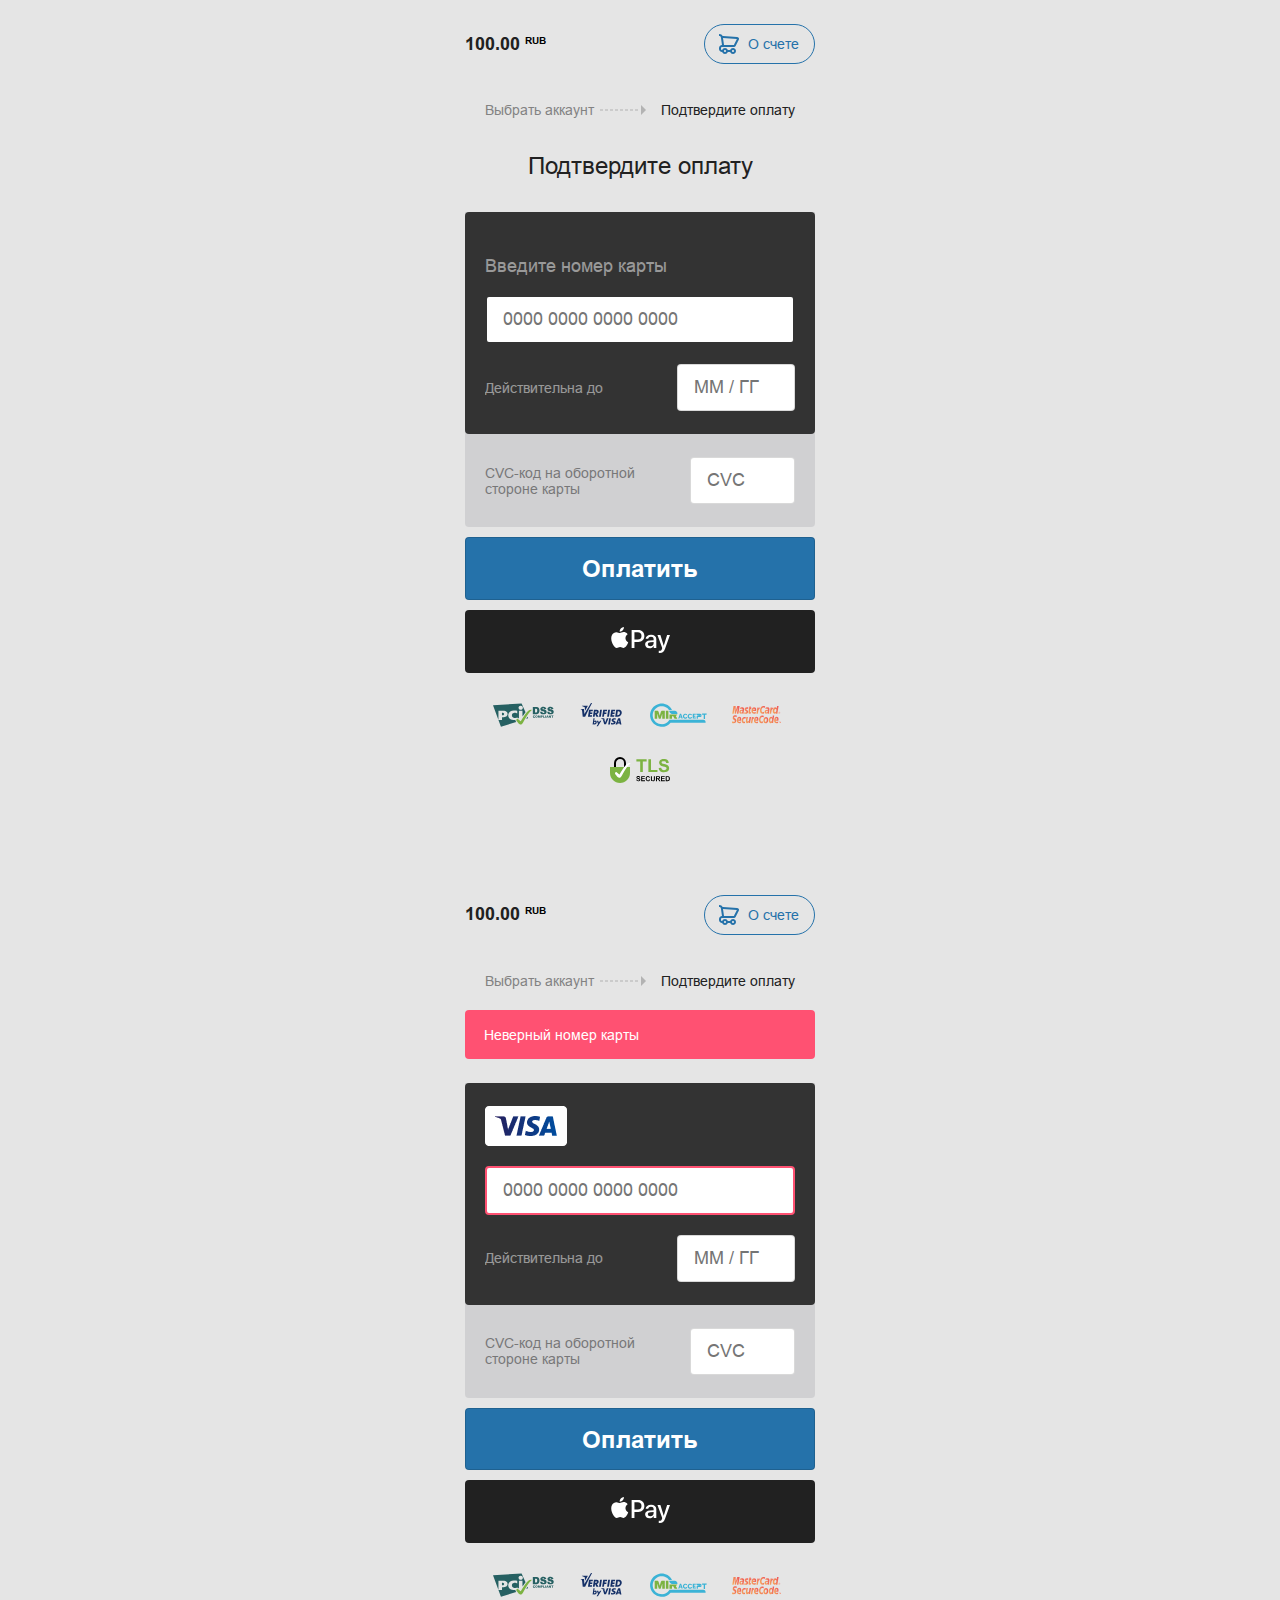
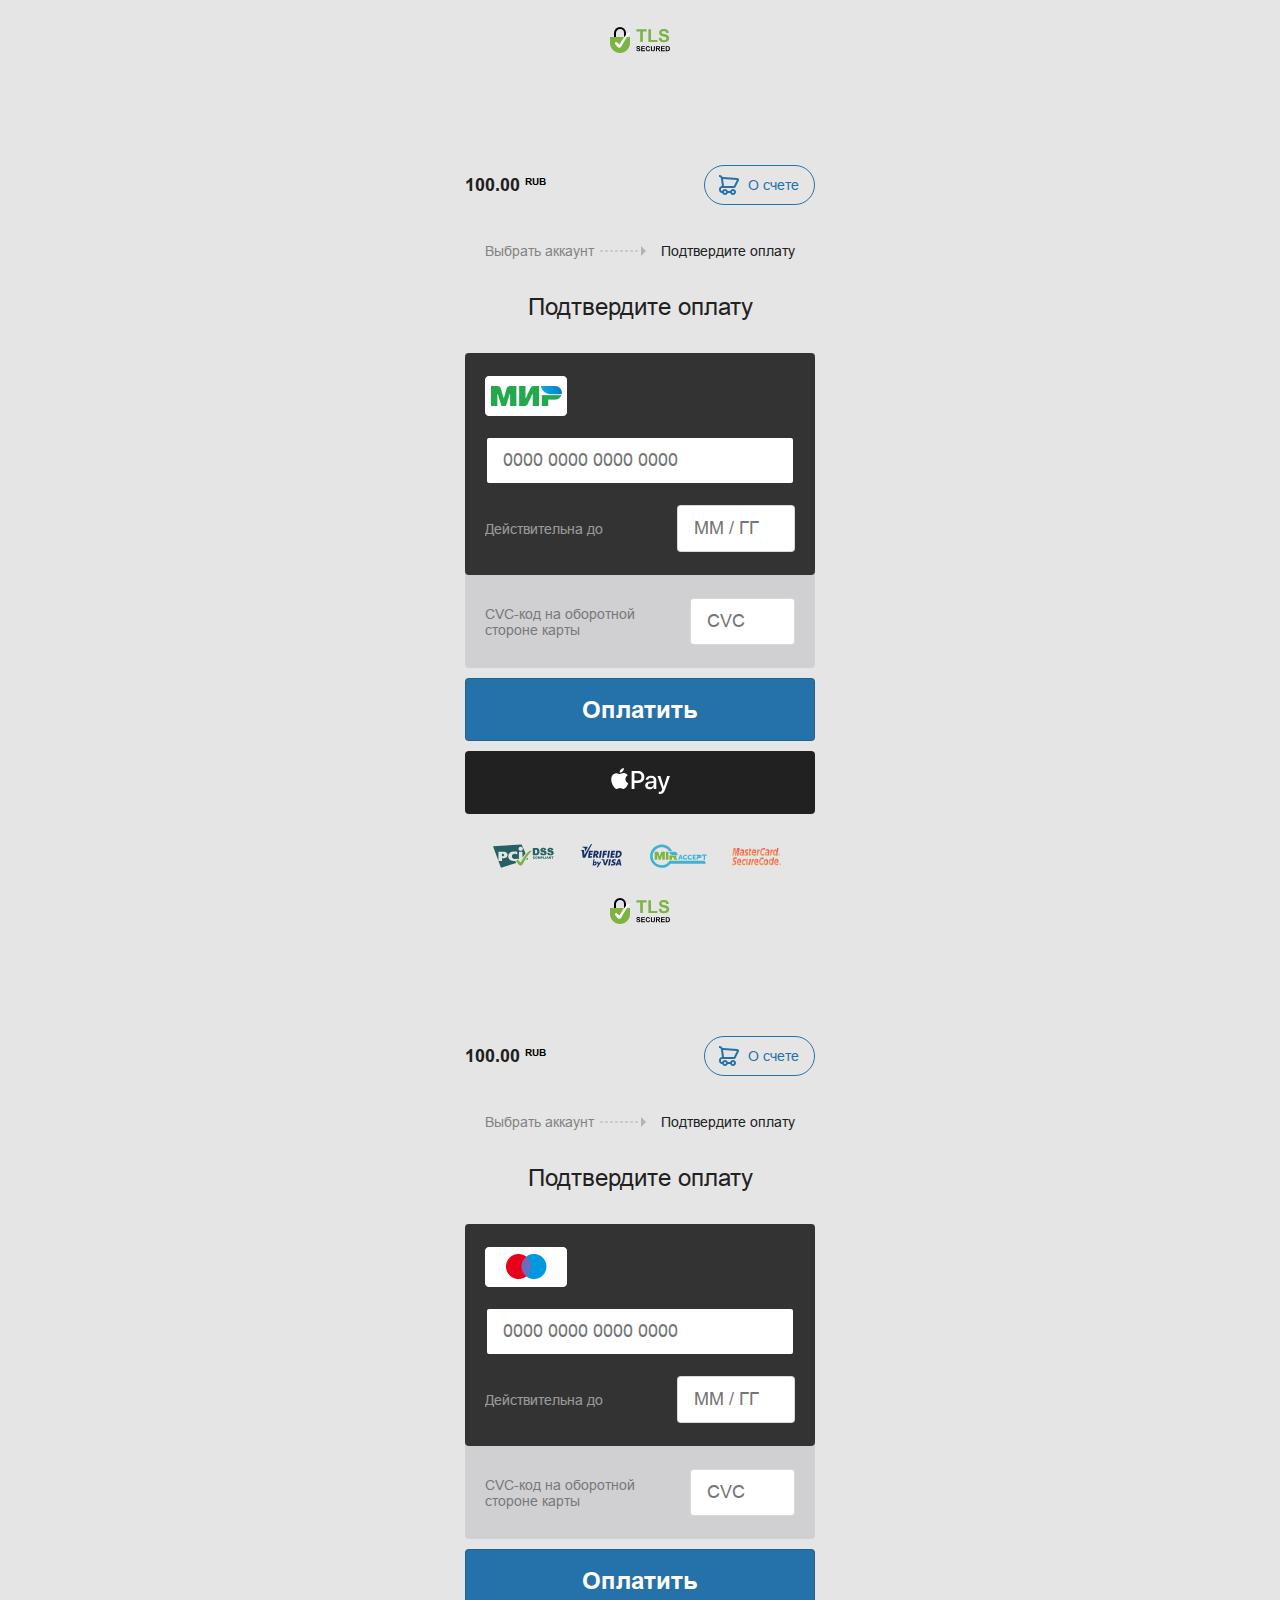
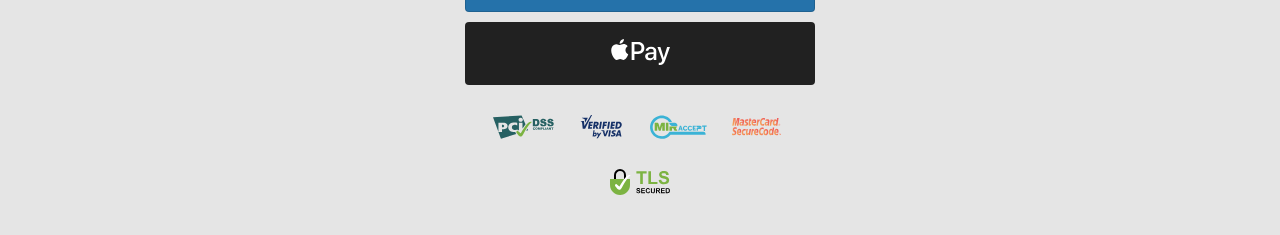
<file: index.html>
<!DOCTYPE html>
<html lang="en">
<head>
	<meta charset="UTF-8">
	<meta name="viewport" content="width=device-width, initial-scale=1.0">
	<link rel="preload" href="css/fonts.css" as="style">
	<link rel="stylesheet" href="css/fonts.css" as="style">
	<link rel="stylesheet" href="css/normalize.css">
	<link rel="stylesheet" href="css/main.css">
	<title>Vega Payment System</title>
</head>
<body>
	<div class="pay-container">
		<div class="price">
			<div class="price__cost">100.00 <span class="price__cost-valut">RUB</span></div>
			<a href="#" class="price__btn">О счете</a>
		</div>
		<div class="pay-preview">
			<span class="pay-preview__account">Выбрать аккаунт</span>
			<span class="pay-preview__payment">Подтвердите оплату</span>
		</div>
		<div class="pay__height-50">
			<div class="pay-title">Подтвердите оплату</div>
		</div>

		<form action="" class="pay-form">
			<div class="gray">
				<div class="pay-form--black">
					<div class="pay__height-40">
						<label class="pay__card-number" for="">Введите номер карты</label>
					</div>
					<input class="pay__card-number" type="text" placeholder="0000 0000 0000 0000"><br>
					<div  class="pay__flex">
						<label class="pay__card-data" for="">Действительна до</label>
						<input class="pay__card-data" type="text" placeholder="ММ / ГГ">
					</div>										
				</div>
				<div class="pay-form--gray">
					<div  class="pay__flex">
						<label class="pay__card-cvc" for="">CVC-код на оборотной<br> стороне карты</label>
						<input class="pay__card-cvc" type="password" placeholder="CVC">
					</div>
			</div>								
			</div>
			<input class="pay-form__submit" type="submit" value="Оплатить">
		</form>
		<a href="#" class="pay-apple">
			<img src="img/apple-pay.svg" alt="">
		</a>
		<div class="pay-logo">
			<div class="pay-logo-wrapper"><img src="img/icon-dss.svg" alt=""></div>
			<div class="pay-logo-wrapper"><img src="img/icon-verified-visa.svg" alt=""></div>
			<div class="pay-logo-wrapper"><img src="img/icon-accept-mir.svg" alt=""></div>
			<div class="pay-logo-wrapper"><img src="img/icon-secure-code-master-card.svg" alt=""></div>
			<div class="pay-logo-wrapper"><img src="img/icon-tls.svg" alt=""></div>
		</div>
	</div>


	<br><br><br>
	<div class="pay-container">
		<div class="price">
			<div class="price__cost">100.00 <span class="price__cost-valut">RUB</span></div>
			<a href="#" class="price__btn">О счете</a>
		</div>
		<div class="pay-preview">
			<span class="pay-preview__account">Выбрать аккаунт</span>
			<span class="pay-preview__payment">Подтвердите оплату</span>
		</div>
		<div class="pay__height-50">
			<div class="pay-error">Неверный номер карты</div>
		</div>

		<form action="" class="pay-form">
			<div class="gray">
				<div class="pay-form--black">
					<div class="pay__height-40">
						<img src="img/icon-visa.png" alt="">
					</div>
					<input  class="pay__card-number error" type="text" placeholder="0000 0000 0000 0000"><br>
					<div  class="pay__flex">
						<label class="pay__card-data" for="">Действительна до</label>
						<input class="pay__card-data" type="text" placeholder="ММ / ГГ">
					</div>					
				</div>
				<div class="pay-form--gray">
					<div  class="pay__flex">
						<label class="pay__card-cvc" for="">CVC-код на оборотной<br> стороне карты</label>
						<input class="pay__card-cvc" type="password" placeholder="CVC">
					</div>
			</div>				
			</div>
			<input class="pay-form__submit" type="submit" value="Оплатить">
		</form>
		<a href="#" class="pay-apple">
			<img src="img/apple-pay.svg" alt="">
		</a>
		<div class="pay-logo">
			<div class="pay-logo-wrapper"><img src="img/icon-dss.svg" alt=""></div>
			<div class="pay-logo-wrapper"><img src="img/icon-verified-visa.svg" alt=""></div>
			<div class="pay-logo-wrapper"><img src="img/icon-accept-mir.svg" alt=""></div>
			<div class="pay-logo-wrapper"><img src="img/icon-secure-code-master-card.svg" alt=""></div>
			<div class="pay-logo-wrapper"><img src="img/icon-tls.svg" alt=""></div>
		</div>
	</div>
	<br><br><br>
	<div class="pay-container">
		<div class="price">
			<div class="price__cost">100.00 <span class="price__cost-valut">RUB</span></div>
			<a href="#" class="price__btn">О счете</a>
		</div>
		<div class="pay-preview">
			<span class="pay-preview__account">Выбрать аккаунт</span>
			<span class="pay-preview__payment">Подтвердите оплату</span>
		</div>
		<div class="pay__height-50">
			<div class="pay-title">Подтвердите оплату</div>
		</div>

		<form action="" class="pay-form">
			<div class="gray">
				<div class="pay-form--black">
					<div class="pay__height-40">
						<img src="img/icon-mir.png" alt="">
					</div>
					<input  class="pay__card-number " type="text" placeholder="0000 0000 0000 0000"><br>
					<div  class="pay__flex">
						<label class="pay__card-data" for="">Действительна до</label>
						<input class="pay__card-data" type="text" placeholder="ММ / ГГ">
					</div>					
				</div>
				<div class="pay-form--gray">
					<div  class="pay__flex">
						<label class="pay__card-cvc" for="">CVC-код на оборотной<br> стороне карты</label>
						<input class="pay__card-cvc" type="password" placeholder="CVC">
					</div>
			</div>				
			</div>
			<input class="pay-form__submit" type="submit" value="Оплатить">
		</form>
		<a href="#" class="pay-apple">
			<img src="img/apple-pay.svg" alt="">
		</a>
		<div class="pay-logo">
			<div class="pay-logo-wrapper"><img src="img/icon-dss.svg" alt=""></div>
			<div class="pay-logo-wrapper"><img src="img/icon-verified-visa.svg" alt=""></div>
			<div class="pay-logo-wrapper"><img src="img/icon-accept-mir.svg" alt=""></div>
			<div class="pay-logo-wrapper"><img src="img/icon-secure-code-master-card.svg" alt=""></div>
			<div class="pay-logo-wrapper"><img src="img/icon-tls.svg" alt=""></div>
		</div>
	</div>

	<br><br><br>
	<div class="pay-container">
		<div class="price">
			<div class="price__cost">100.00 <span class="price__cost-valut">RUB</span></div>
			<a href="#" class="price__btn">О счете</a>
		</div>
		<div class="pay-preview">
			<span class="pay-preview__account">Выбрать аккаунт</span>
			<span class="pay-preview__payment">Подтвердите оплату</span>
		</div>
		<div class="pay__height-50">
			<div class="pay-title">Подтвердите оплату</div>
		</div>

		<form action="" class="pay-form">
			<div class="gray">
				<div class="pay-form--black">
					<div class="pay__height-40">
						<img src="img/icon-mc.png" alt="">
					</div>
					<input  class="pay__card-number " type="text" placeholder="0000 0000 0000 0000"><br>
					<div  class="pay__flex">
						<label class="pay__card-data" for="">Действительна до</label>
						<input class="pay__card-data" type="text" placeholder="ММ / ГГ">
					</div>					
				</div>
				<div class="pay-form--gray">
					<div  class="pay__flex">
						<label class="pay__card-cvc" for="">CVC-код на оборотной<br> стороне карты</label>
						<input class="pay__card-cvc" type="password" placeholder="CVC">
					</div>
			</div>				
			</div>
			<input class="pay-form__submit" type="submit" value="Оплатить">
		</form>
		<a href="#" class="pay-apple">
			<img src="img/apple-pay.svg" alt="">
		</a>
		<div class="pay-logo">
			<div class="pay-logo-wrapper"><img src="img/icon-dss.svg" alt=""></div>
			<div class="pay-logo-wrapper"><img src="img/icon-verified-visa.svg" alt=""></div>
			<div class="pay-logo-wrapper"><img src="img/icon-accept-mir.svg" alt=""></div>
			<div class="pay-logo-wrapper"><img src="img/icon-secure-code-master-card.svg" alt=""></div>
			<div class="pay-logo-wrapper"><img src="img/icon-tls.svg" alt=""></div>
		</div>
	</div>
</body>
</html>
</file>
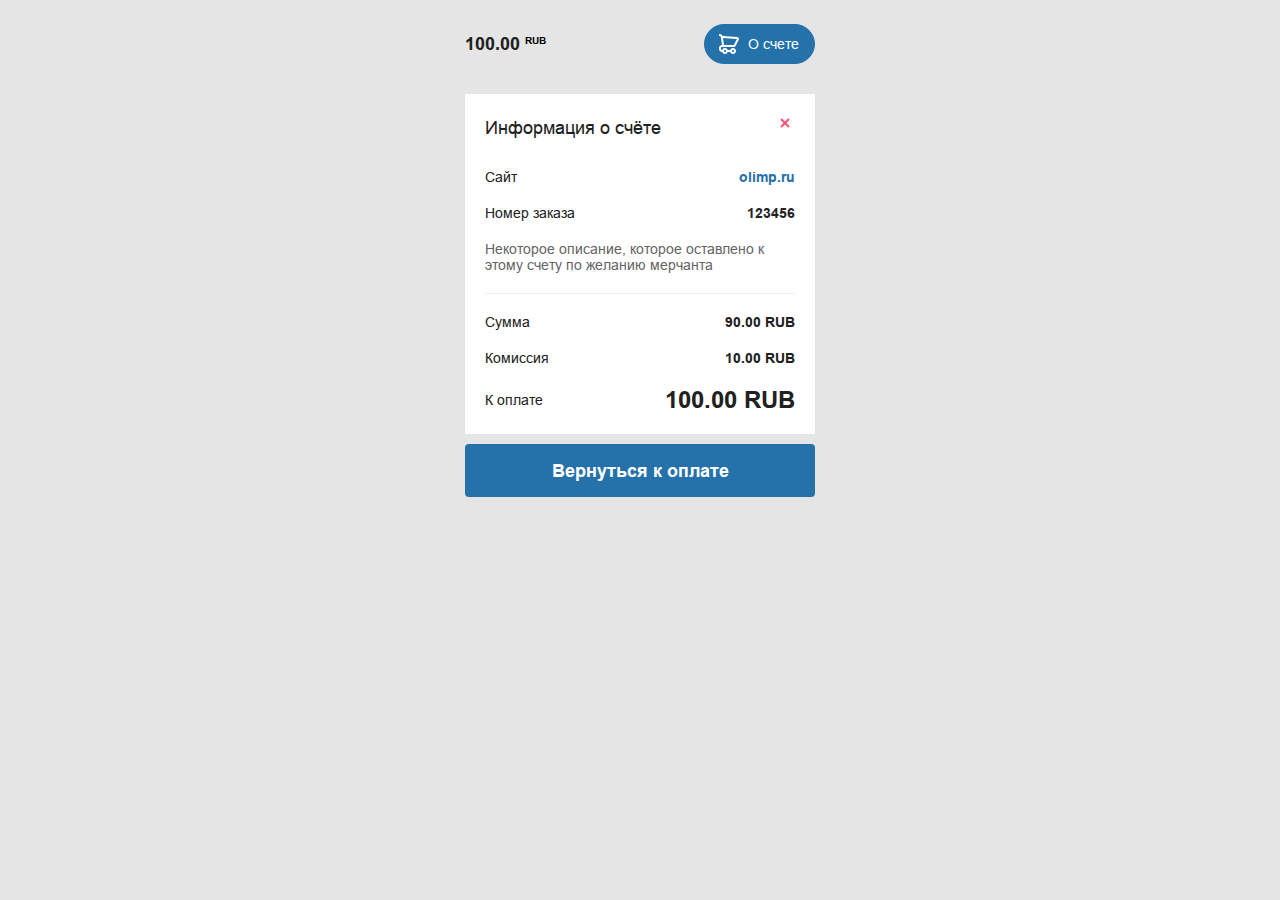
<file: about.html>
<!DOCTYPE html>
<html lang="en">
<head>
	<meta charset="UTF-8">
	<meta name="viewport" content="width=device-width, initial-scale=1.0">
	<link rel="preload" href="css/fonts.css" as="style">
	<link rel="stylesheet" href="css/fonts.css" as="style">
	<link rel="stylesheet" href="css/normalize.css">
	<link rel="stylesheet" href="css/main.css">
	<title>Vega Payment System</title>
</head>
<body>
	<div class="pay-container">
		<div class="price">
			<div class="price__cost">100.00 <span class="price__cost-valut">RUB</span></div>
			<a href="#" class="price__btn active">О счете</a>
		</div>
		<div class="pay-about">
			<span class="close"></span>
			<div class="pay-about__title">Информация о счёте</div>
			<div class="pay-about-flex">
				<span class="pay-about-flex__left">Сайт</span>
				<span class="pay-about-flex__right pay-about-site">olimp.ru</span>
			</div>
			<div class="pay-about-flex">
				<span class="pay-about-flex__left">Номер заказа</span>
				<span class="pay-about-flex__right">123456</span>
			</div>
			<div class="pay-about__info">Некоторое описание, которое оставлено к этому счету по желанию мерчанта</div>
			<div class="pay-about-flex">
				<span class="pay-about-flex__left">Сумма</span>
				<span class="pay-about-flex__right">90.00 RUB</span>
			</div>
			<div class="pay-about-flex">
				<span class="pay-about-flex__left">Комиссия</span>
				<span class="pay-about-flex__right">10.00 RUB</span>
			</div>
			<div class="pay-about-flex">
				<span class="pay-about-flex__left">К оплате</span>
				<span class="pay-about-flex__right pay__total">100.00 RUB</span>
			</div>
		</div>
		<button class="pay-back">Вернуться к оплате</button>
   </div>
</body>
</html>
</file>
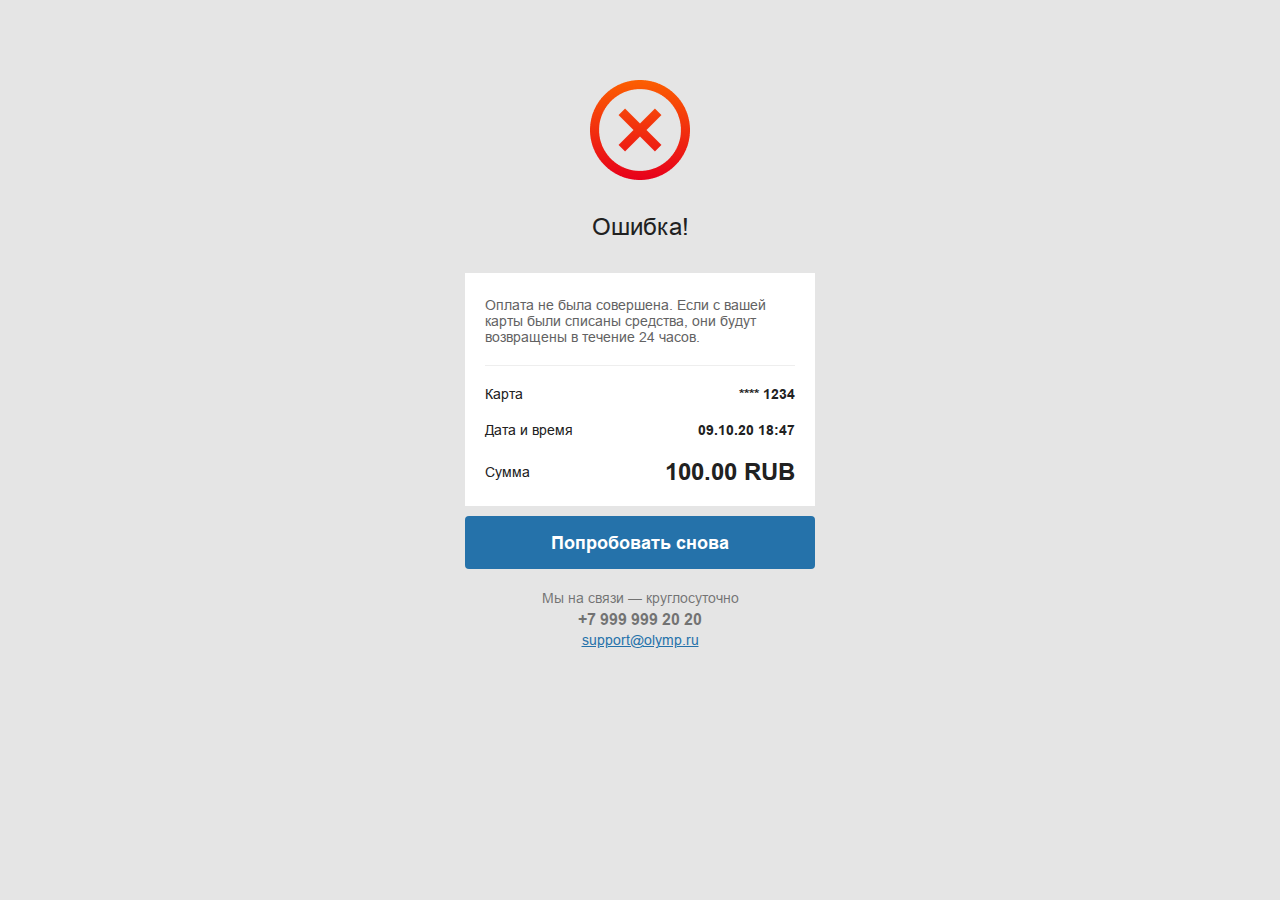
<file: fail.html>
<!DOCTYPE html>
<html lang="en">
<head>
	<meta charset="UTF-8">
	<meta name="viewport" content="width=device-width, initial-scale=1.0">
	<link rel="preload" href="css/fonts.css" as="style">
	<link rel="stylesheet" href="css/fonts.css" as="style">
	<link rel="stylesheet" href="css/normalize.css">
	<link rel="stylesheet" href="css/main.css">
	<title>Vega Payment System</title>
</head>
<body>
	<div class="pay-container pay-fail">
		
			<img class="pay-img__result" src="img/icon-fail.png" alt="">
		    
		    <div class="pay__height-50">
				<div class="pay-title">Ошибка!</div>
			</div>
			<div class="pay-info">
				<div class="pay-info__text">Оплата не была совершена. Если с вашей карты были списаны средства, они будут возвращены в течение 24 часов.</div>
				<div class="pay-info-flex">
					<span class="pay-info-flex__left">Карта</span>
					<span class="pay-info-flex__right">**** 1234</span>
				</div>
				<div class="pay-info-flex">
					<span class="pay-info-flex__left">Дата и время</span>
					<span class="pay-info-flex__right">09.10.20 18:47</span>
				</div>
				<div class="pay-info-flex">
					<span class="pay-info-flex__left">Сумма</span>
					<span class="pay-info-flex__right pay__total">100.00 RUB</span>
				</div>
				

			</div>
			<button class="pay-back">Попробовать снова</button>
			<div class="gray-connect">Мы на связи — круглосуточно</div>
			<a class="link-phone" href="tel:+79999992020"> +7 999 999 20 20</a>
			<a class="link-mail" href="mailto:support@olymp.ru">support@olymp.ru</a>
   </div>

</body>
</html>
</file>
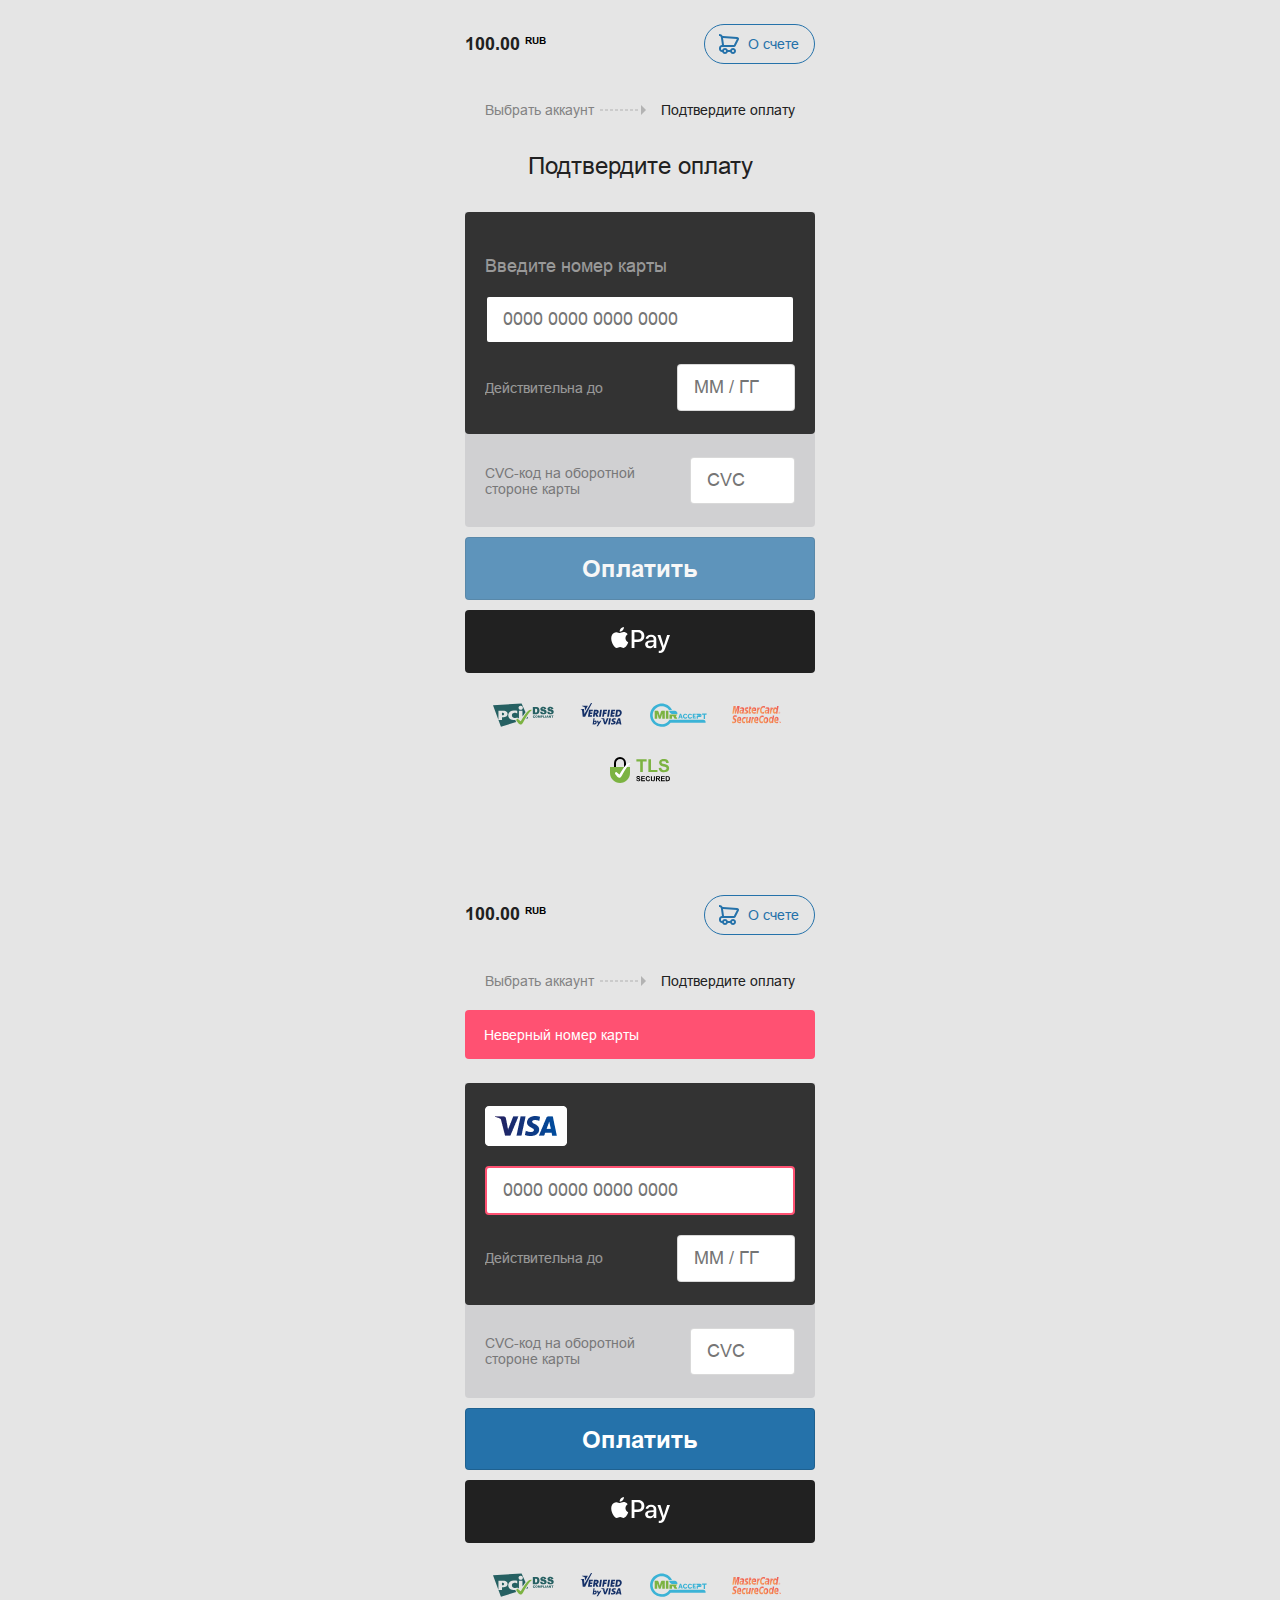
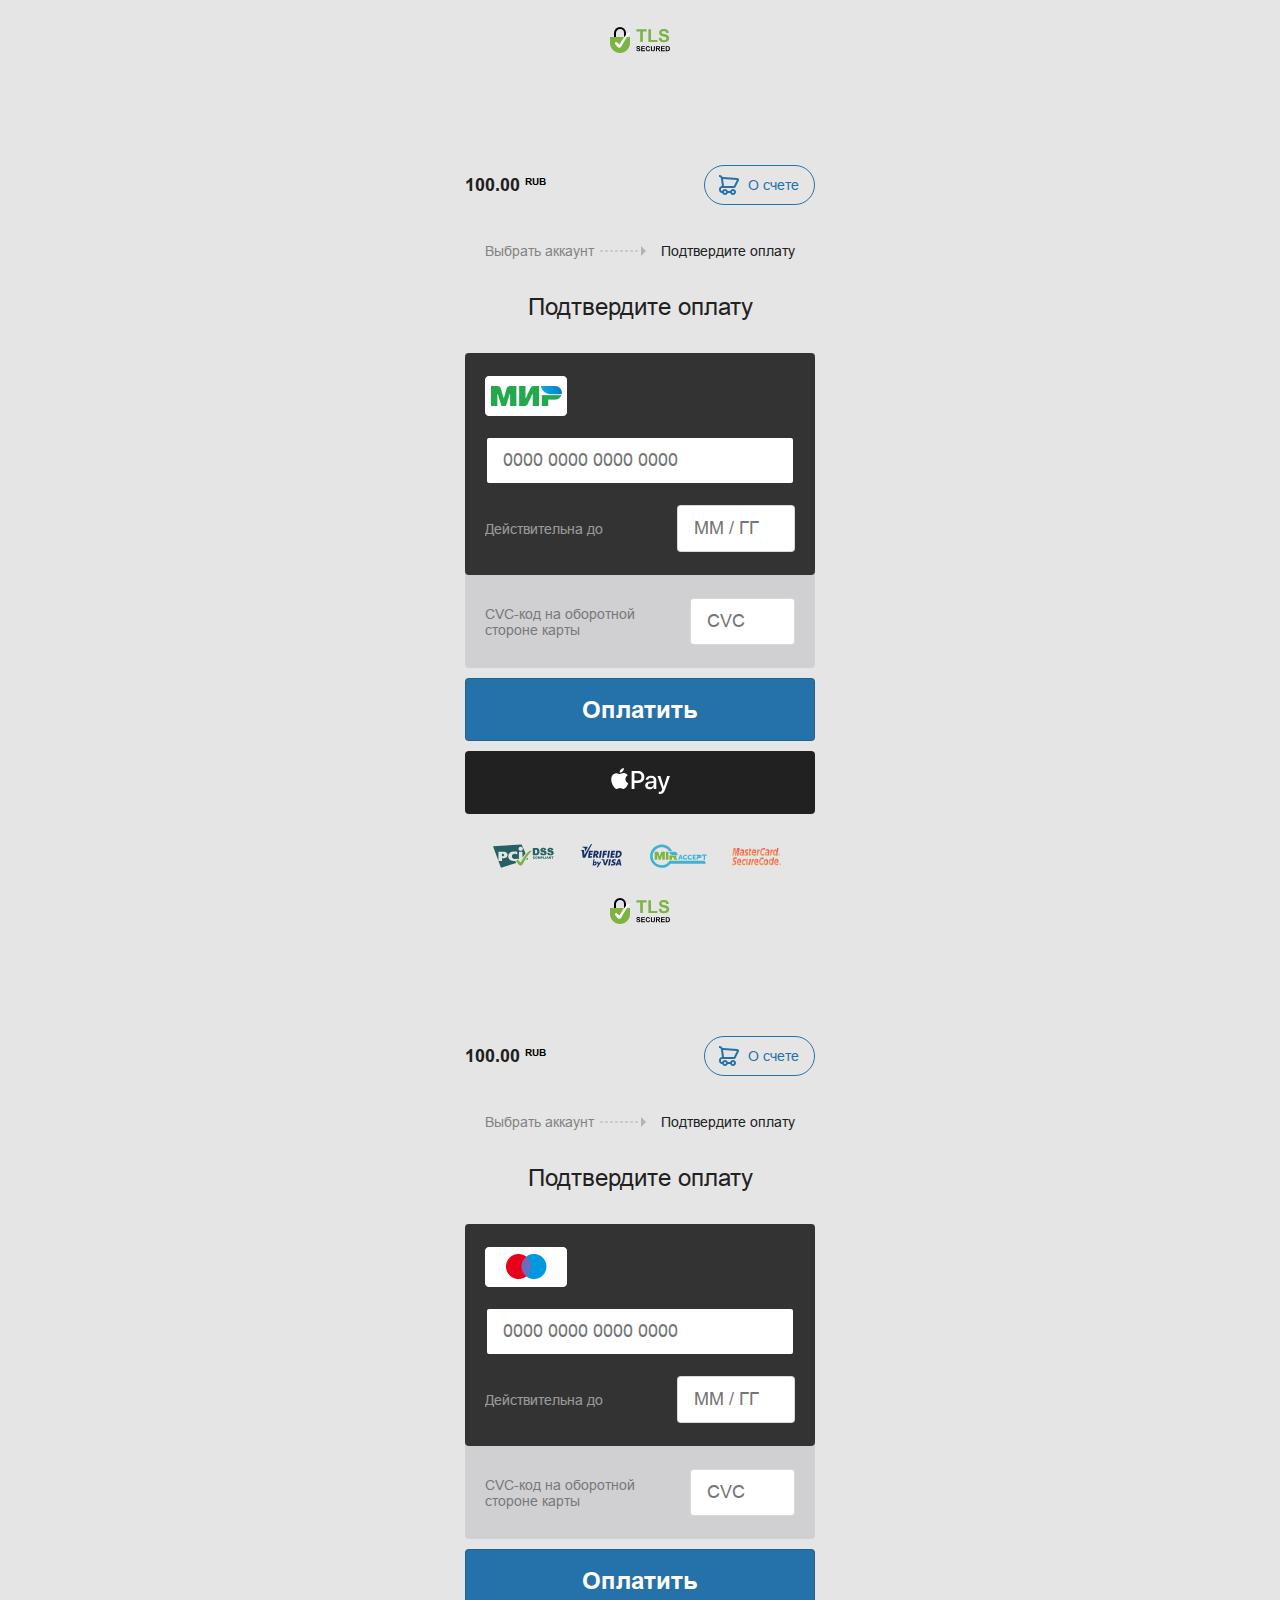
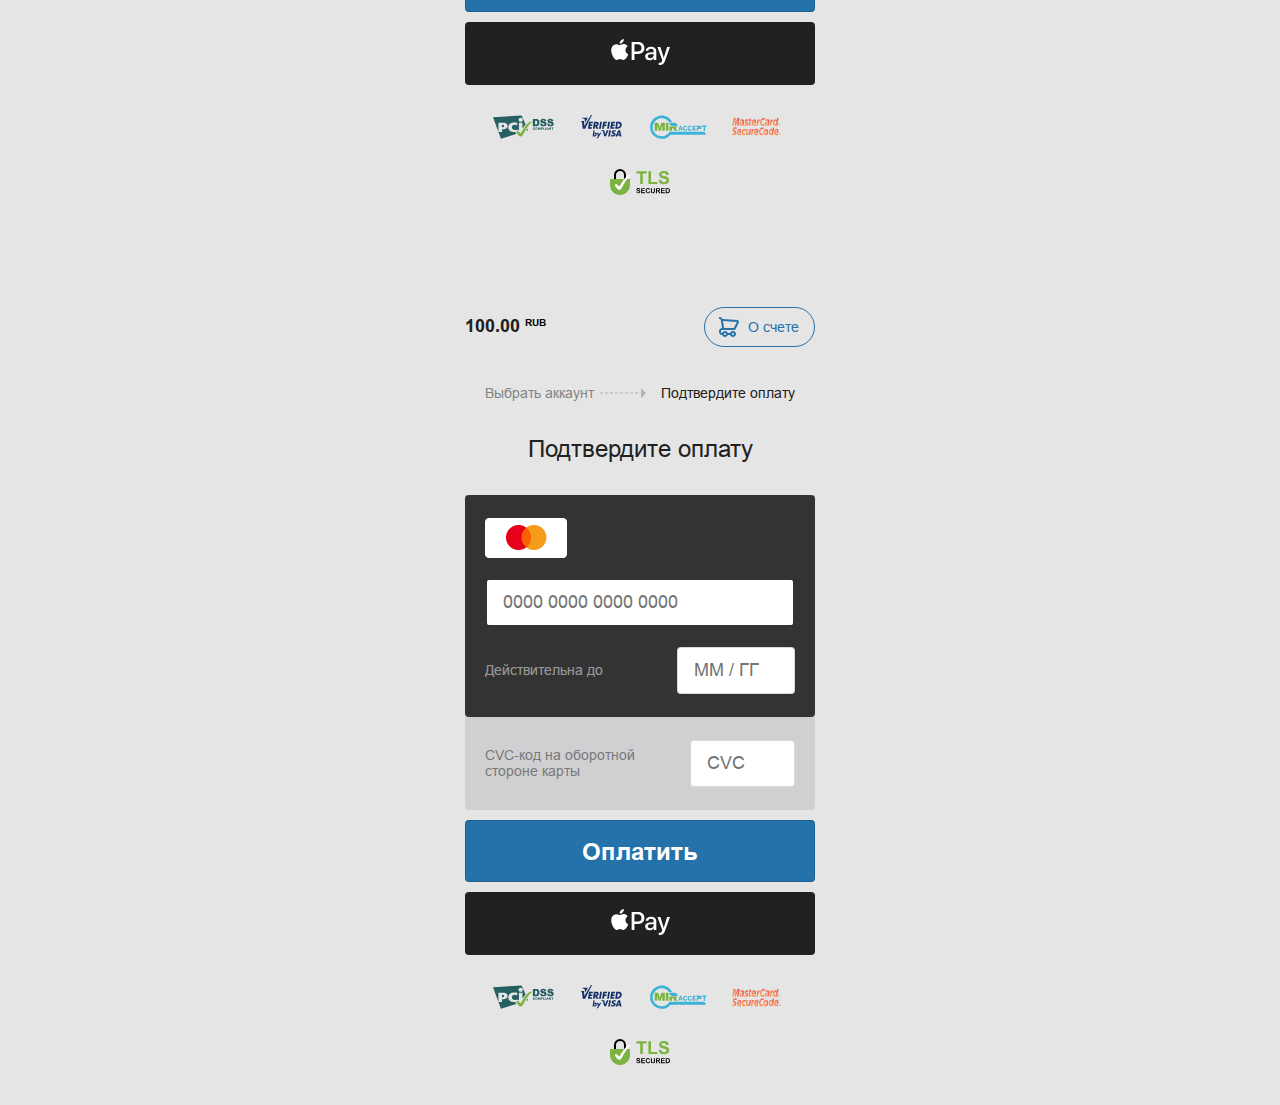
<file: index-2.html>
<!DOCTYPE html>
<html lang="en">
<head>
	<meta charset="UTF-8">
	<meta name="viewport" content="width=device-width, initial-scale=1.0">
	<link rel="preload" href="css/fonts.css" as="style">
	<link rel="stylesheet" href="css/fonts.css" as="style">
	<link rel="stylesheet" href="css/normalize.css">
	<link rel="stylesheet" href="css/main.css">
	<title>Vega Payment System</title>
</head>
<body>
	<div class="pay-container">
		<div class="price">
			<div class="price__cost">100.00 <span class="price__cost-valut">RUB</span></div>
			<a href="#" class="price__btn">О счете</a>
		</div>
		<div class="pay-preview">
			<span class="pay-preview__account">Выбрать аккаунт</span>
			<span class="pay-preview__payment">Подтвердите оплату</span>
		</div>
		<div class="pay__height-50">
			<div class="pay-title">Подтвердите оплату</div>
		</div>

		<form action="" class="pay-form">
			<div class="gray">
				<div class="pay-form--black">
					<div class="pay__height-40">
						<label class="pay__card-number" for="">Введите номер карты</label>
					</div>
					<input class="pay__card-number" type="text" placeholder="0000 0000 0000 0000"><br>
					<div  class="pay__flex">
						<label class="pay__card-data" for="">Действительна до</label>
						<input class="pay__card-data" type="text" placeholder="ММ / ГГ">
					</div>										
				</div>
				<div class="pay-form--gray">
					<div  class="pay__flex">
						<label class="pay__card-cvc" for="">CVC-код на оборотной<br> стороне карты</label>
						<input class="pay__card-cvc" type="password" placeholder="CVC">
					</div>
			</div>								
			</div>
			<input class="pay-form__submit" type="submit" value="Оплатить" disabled>
		</form>
		<a href="#" class="pay-apple">
			<img src="img/apple-pay.svg" alt="">
		</a>
		<div class="pay-logo">
			<div class="pay-logo-wrapper"><img src="img/icon-dss.svg" alt=""></div>
			<div class="pay-logo-wrapper"><img src="img/icon-verified-visa.svg" alt=""></div>
			<div class="pay-logo-wrapper"><img src="img/icon-accept-mir.svg" alt=""></div>
			<div class="pay-logo-wrapper"><img src="img/icon-secure-code-master-card.svg" alt=""></div>
			<div class="pay-logo-wrapper"><img src="img/icon-tls.svg" alt=""></div>
		</div>
	</div>


	<br><br><br>
	<div class="pay-container">
		<div class="price">
			<div class="price__cost">100.00 <span class="price__cost-valut">RUB</span></div>
			<a href="#" class="price__btn">О счете</a>
		</div>
		<div class="pay-preview">
			<span class="pay-preview__account">Выбрать аккаунт</span>
			<span class="pay-preview__payment">Подтвердите оплату</span>
		</div>
		<div class="pay__height-50">
			<div class="pay-error">Неверный номер карты</div>
		</div>

		<form action="" class="pay-form">
			<div class="gray">
				<div class="pay-form--black">
					<div class="pay__height-40">
						<img src="img/icon-visa.png" alt="">
					</div>
					<input  class="pay__card-number error" type="text" placeholder="0000 0000 0000 0000"><br>
					<div  class="pay__flex">
						<label class="pay__card-data" for="">Действительна до</label>
						<input class="pay__card-data" type="text" placeholder="ММ / ГГ">
					</div>					
				</div>
				<div class="pay-form--gray">
					<div  class="pay__flex">
						<label class="pay__card-cvc" for="">CVC-код на оборотной<br> стороне карты</label>
						<input class="pay__card-cvc" type="password" placeholder="CVC">
					</div>
			</div>				
			</div>
			<input class="pay-form__submit" type="submit" value="Оплатить">
		</form>
		<a href="#" class="pay-apple">
			<img src="img/apple-pay.svg" alt="">
		</a>
		<div class="pay-logo">
			<div class="pay-logo-wrapper"><img src="img/icon-dss.svg" alt=""></div>
			<div class="pay-logo-wrapper"><img src="img/icon-verified-visa.svg" alt=""></div>
			<div class="pay-logo-wrapper"><img src="img/icon-accept-mir.svg" alt=""></div>
			<div class="pay-logo-wrapper"><img src="img/icon-secure-code-master-card.svg" alt=""></div>
			<div class="pay-logo-wrapper"><img src="img/icon-tls.svg" alt=""></div>
		</div>
	</div>
	<br><br><br>
	<div class="pay-container">
		<div class="price">
			<div class="price__cost">100.00 <span class="price__cost-valut">RUB</span></div>
			<a href="#" class="price__btn">О счете</a>
		</div>
		<div class="pay-preview">
			<span class="pay-preview__account">Выбрать аккаунт</span>
			<span class="pay-preview__payment">Подтвердите оплату</span>
		</div>
		<div class="pay__height-50">
			<div class="pay-title">Подтвердите оплату</div>
		</div>

		<form action="" class="pay-form">
			<div class="gray">
				<div class="pay-form--black">
					<div class="pay__height-40">
						<img src="img/icon-mir.png" alt="">
					</div>
					<input  class="pay__card-number " type="text" placeholder="0000 0000 0000 0000"><br>
					<div  class="pay__flex">
						<label class="pay__card-data" for="">Действительна до</label>
						<input class="pay__card-data" type="text" placeholder="ММ / ГГ">
					</div>					
				</div>
				<div class="pay-form--gray">
					<div  class="pay__flex">
						<label class="pay__card-cvc" for="">CVC-код на оборотной<br> стороне карты</label>
						<input class="pay__card-cvc" type="password" placeholder="CVC">
					</div>
			</div>				
			</div>
			<input class="pay-form__submit" type="submit" value="Оплатить">
		</form>
		<a href="#" class="pay-apple">
			<img src="img/apple-pay.svg" alt="">
		</a>
		<div class="pay-logo">
			<div class="pay-logo-wrapper"><img src="img/icon-dss.svg" alt=""></div>
			<div class="pay-logo-wrapper"><img src="img/icon-verified-visa.svg" alt=""></div>
			<div class="pay-logo-wrapper"><img src="img/icon-accept-mir.svg" alt=""></div>
			<div class="pay-logo-wrapper"><img src="img/icon-secure-code-master-card.svg" alt=""></div>
			<div class="pay-logo-wrapper"><img src="img/icon-tls.svg" alt=""></div>
		</div>
	</div>

	<br><br><br>
	<div class="pay-container">
		<div class="price">
			<div class="price__cost">100.00 <span class="price__cost-valut">RUB</span></div>
			<a href="#" class="price__btn">О счете</a>
		</div>
		<div class="pay-preview">
			<span class="pay-preview__account">Выбрать аккаунт</span>
			<span class="pay-preview__payment">Подтвердите оплату</span>
		</div>
		<div class="pay__height-50">
			<div class="pay-title">Подтвердите оплату</div>
		</div>

		<form action="" class="pay-form">
			<div class="gray">
				<div class="pay-form--black">
					<div class="pay__height-40">
						<img src="img/icon-mc.png" alt="">
					</div>
					<input  class="pay__card-number " type="text" placeholder="0000 0000 0000 0000"><br>
					<div  class="pay__flex">
						<label class="pay__card-data" for="">Действительна до</label>
						<input class="pay__card-data" type="text" placeholder="ММ / ГГ">
					</div>					
				</div>
				<div class="pay-form--gray">
					<div  class="pay__flex">
						<label class="pay__card-cvc" for="">CVC-код на оборотной<br> стороне карты</label>
						<input class="pay__card-cvc" type="password" placeholder="CVC">
					</div>
			</div>				
			</div>
			<input class="pay-form__submit" type="submit" value="Оплатить">
		</form>
		<a href="#" class="pay-apple">
			<img src="img/apple-pay.svg" alt="">
		</a>
		<div class="pay-logo">
			<div class="pay-logo-wrapper"><img src="img/icon-dss.svg" alt=""></div>
			<div class="pay-logo-wrapper"><img src="img/icon-verified-visa.svg" alt=""></div>
			<div class="pay-logo-wrapper"><img src="img/icon-accept-mir.svg" alt=""></div>
			<div class="pay-logo-wrapper"><img src="img/icon-secure-code-master-card.svg" alt=""></div>
			<div class="pay-logo-wrapper"><img src="img/icon-tls.svg" alt=""></div>
		</div>
	</div>
		<br><br><br>
	<div class="pay-container">
		<div class="price">
			<div class="price__cost">100.00 <span class="price__cost-valut">RUB</span></div>
			<a href="#" class="price__btn">О счете</a>
		</div>
		<div class="pay-preview">
			<span class="pay-preview__account">Выбрать аккаунт</span>
			<span class="pay-preview__payment">Подтвердите оплату</span>
		</div>
		<div class="pay__height-50">
			<div class="pay-title">Подтвердите оплату</div>
		</div>

		<form action="" class="pay-form">
			<div class="gray">
				<div class="pay-form--black">
					<div class="pay__height-40">
						<img src="img/icon-maestro.png" alt="">
					</div>
					<input  class="pay__card-number " type="text" placeholder="0000 0000 0000 0000"><br>
					<div  class="pay__flex">
						<label class="pay__card-data" for="">Действительна до</label>
						<input class="pay__card-data" type="text" placeholder="ММ / ГГ">
					</div>					
				</div>
				<div class="pay-form--gray">
					<div  class="pay__flex">
						<label class="pay__card-cvc" for="">CVC-код на оборотной<br> стороне карты</label>
						<input class="pay__card-cvc" type="password" placeholder="CVC">
					</div>
			</div>				
			</div>
			<input class="pay-form__submit" type="submit" value="Оплатить">
		</form>
		<a href="#" class="pay-apple">
			<img src="img/apple-pay.svg" alt="">
		</a>
		<div class="pay-logo">
			<div class="pay-logo-wrapper"><img src="img/icon-dss.svg" alt=""></div>
			<div class="pay-logo-wrapper"><img src="img/icon-verified-visa.svg" alt=""></div>
			<div class="pay-logo-wrapper"><img src="img/icon-accept-mir.svg" alt=""></div>
			<div class="pay-logo-wrapper"><img src="img/icon-secure-code-master-card.svg" alt=""></div>
			<div class="pay-logo-wrapper"><img src="img/icon-tls.svg" alt=""></div>
		</div>
	</div>
</body>
</html>
</file>
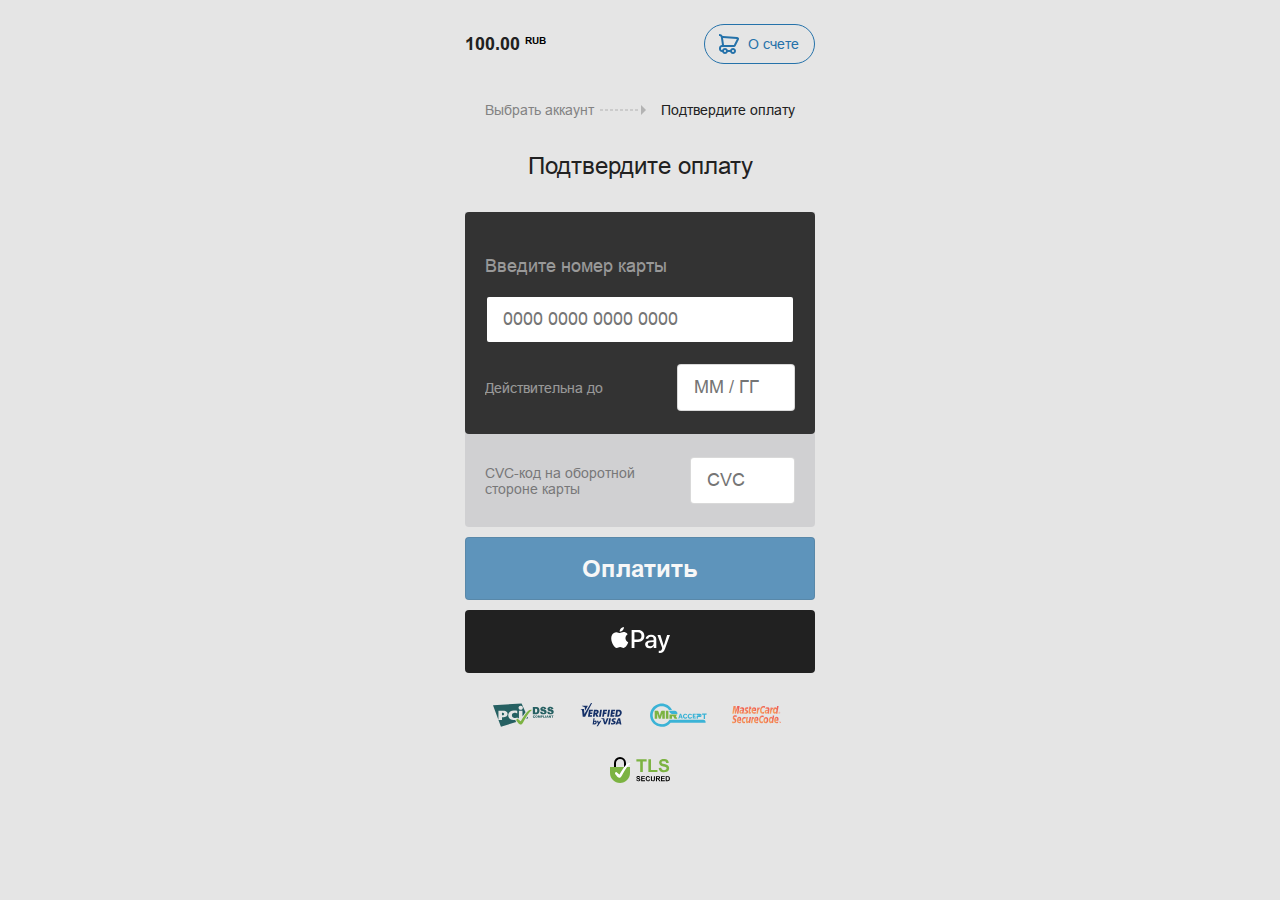
<file: index_from_validate.html>
<!DOCTYPE html>
<html lang="en">
<head>
	<meta charset="UTF-8">
	<meta name="viewport" content="width=device-width, initial-scale=1.0">
	<link rel="preload" href="css/fonts.css" as="style">
	<link rel="stylesheet" href="css/fonts.css" as="style">
	<link rel="stylesheet" href="css/normalize.css">
	<link rel="stylesheet" href="css/main.css">
	<title>Vega Payment System</title>
</head>
<body>
	<div class="pay-container">
		<div class="price">
			<div class="price__cost">100.00 <span class="price__cost-valut">RUB</span></div>
			<a href="#" class="price__btn">О счете</a>
		</div>
		<div class="pay-preview">
			<span class="pay-preview__account">Выбрать аккаунт</span>
			<span class="pay-preview__payment">Подтвердите оплату</span>
		</div>
		<form action="" class="pay-form">
			<div class="pay__height-50">
				<div class="pay-title">Подтвердите оплату</div>
			</div>
			<div class="gray">
				<div class="pay-form--black">
					<div class="pay__height-40">
						<label class="pay__card-number">Введите номер карты</label>
					</div>
					<input class="pay__card-number" type="text" placeholder="0000 0000 0000 0000"><br>
					<div  class="pay__flex">
						<label class="pay__card-data">Действительна до</label>
						<input class="pay__card-data" type="text" placeholder="ММ / ГГ">
					</div>										
				</div>
				<div class="pay-form--gray">
					<div  class="pay__flex">
						<label class="pay__card-cvc">CVC-код на оборотной<br> стороне карты</label>
						<input class="pay__card-cvc" type="password" placeholder="CVC">
					</div>
			</div>								
			</div>
			<input class="pay-form__submit" type="submit" value="Оплатить">
		</form>
		<a href="#" class="pay-apple">
			<img src="img/apple-pay.svg" alt="">
		</a>
		<div class="pay-logo">
			<div class="pay-logo-wrapper"><img src="img/icon-dss.svg" alt=""></div>
			<div class="pay-logo-wrapper"><img src="img/icon-verified-visa.svg" alt=""></div>
			<div class="pay-logo-wrapper"><img src="img/icon-accept-mir.svg" alt=""></div>
			<div class="pay-logo-wrapper"><img src="img/icon-secure-code-master-card.svg" alt=""></div>
			<div class="pay-logo-wrapper"><img src="img/icon-tls.svg" alt=""></div>
		</div>
	</div>

	<script src="js/jquery.min.js"></script>
	<script src="js/card_validator.js"></script>
	<script>
$(document).ready(function () {
	$('.pay-form').cardValidator({
		cvcInput: 'input.pay__card-cvc',
		numberInput: 'input.pay__card-number',
		imageBlock: 'div.pay__height-40',
		submitButton: 'input.pay-form__submit',
		validityInput: 'input.pay__card-data',
		errorBlock: 'div.pay__height-50',
		errorBlockDone: '<div class="pay-title">Подтвердите оплату</div>',
		errorBlockNotDone: '<div class="pay-error">Неверный номер карты</div>',
		cards: {
			default: {
				'logo': '<label class="pay__card-number" for="">Введите номер карты</label>',
				'placeholder': '0000 0000 0000 0000'
			},
			maestro: {
				'logo': '<img src="img/icon-maestro.png" alt="Maestro logo" />',
				'placeholder': '00000000 0000000000'
			},
			master: {
				'logo': '<img src="img/icon-mc.png" alt="MasterCard logo" />',
				'placeholder': '0000 0000 0000 0000'
			},
			mir: {
				'logo': '<img src="img/icon-mir.png" alt="Visa logo" />',
				'placeholder': '0000 0000 0000 0000'
			},
			visa: {
				'logo': '<img src="img/icon-visa.png" alt="Mir logo" />',
				'placeholder': '0000 0000 0000 0000'
			}
		}
	});
});
	</script>
</body>
</html>
</file>
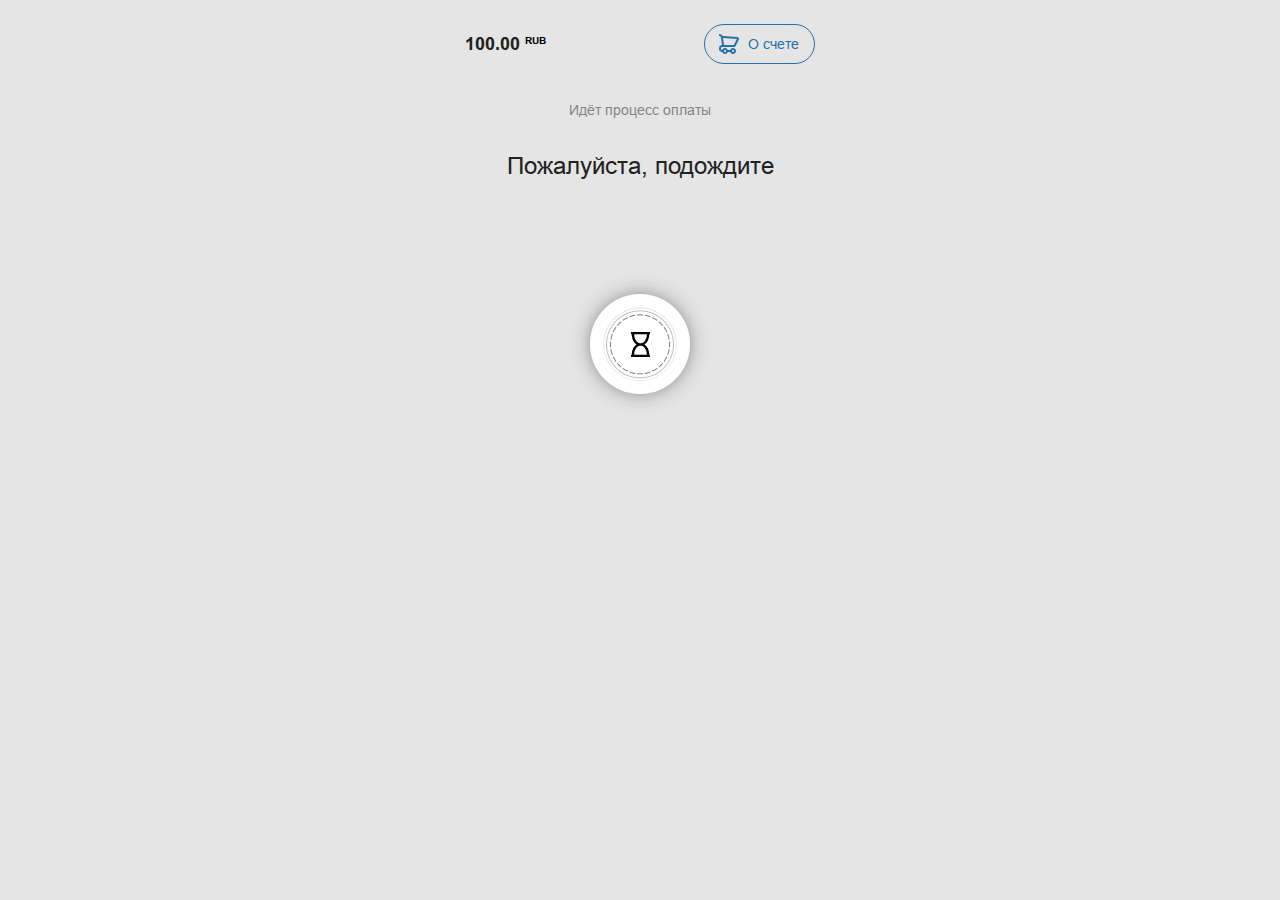
<file: processing.html>
<!DOCTYPE html>
<html lang="en">
<head>
	<meta charset="UTF-8">
	<meta name="viewport" content="width=device-width, initial-scale=1.0">
	<link rel="preload" href="css/fonts.css" as="style">
	<link rel="stylesheet" href="css/fonts.css" as="style">
	<link rel="stylesheet" href="css/normalize.css">
	<link rel="stylesheet" href="css/main.css">
	<title>Vega Payment System</title>
</head>
<body>
	<div class="pay-container">
		<div class="price">
			<div class="price__cost">100.00 <span class="price__cost-valut">RUB</span></div>
			<a href="#" class="price__btn">О счете</a>
		</div>
		<div class="pay-processing-text">
			Идёт процесс оплаты
		</div>
		<div class="pay-title">Пожалуйста, подождите</div>	
		 <div class="spinner ">
               <img src="img/wait.jpg" alt="">
          </div>
   </div>
</body>
</html>
</file>
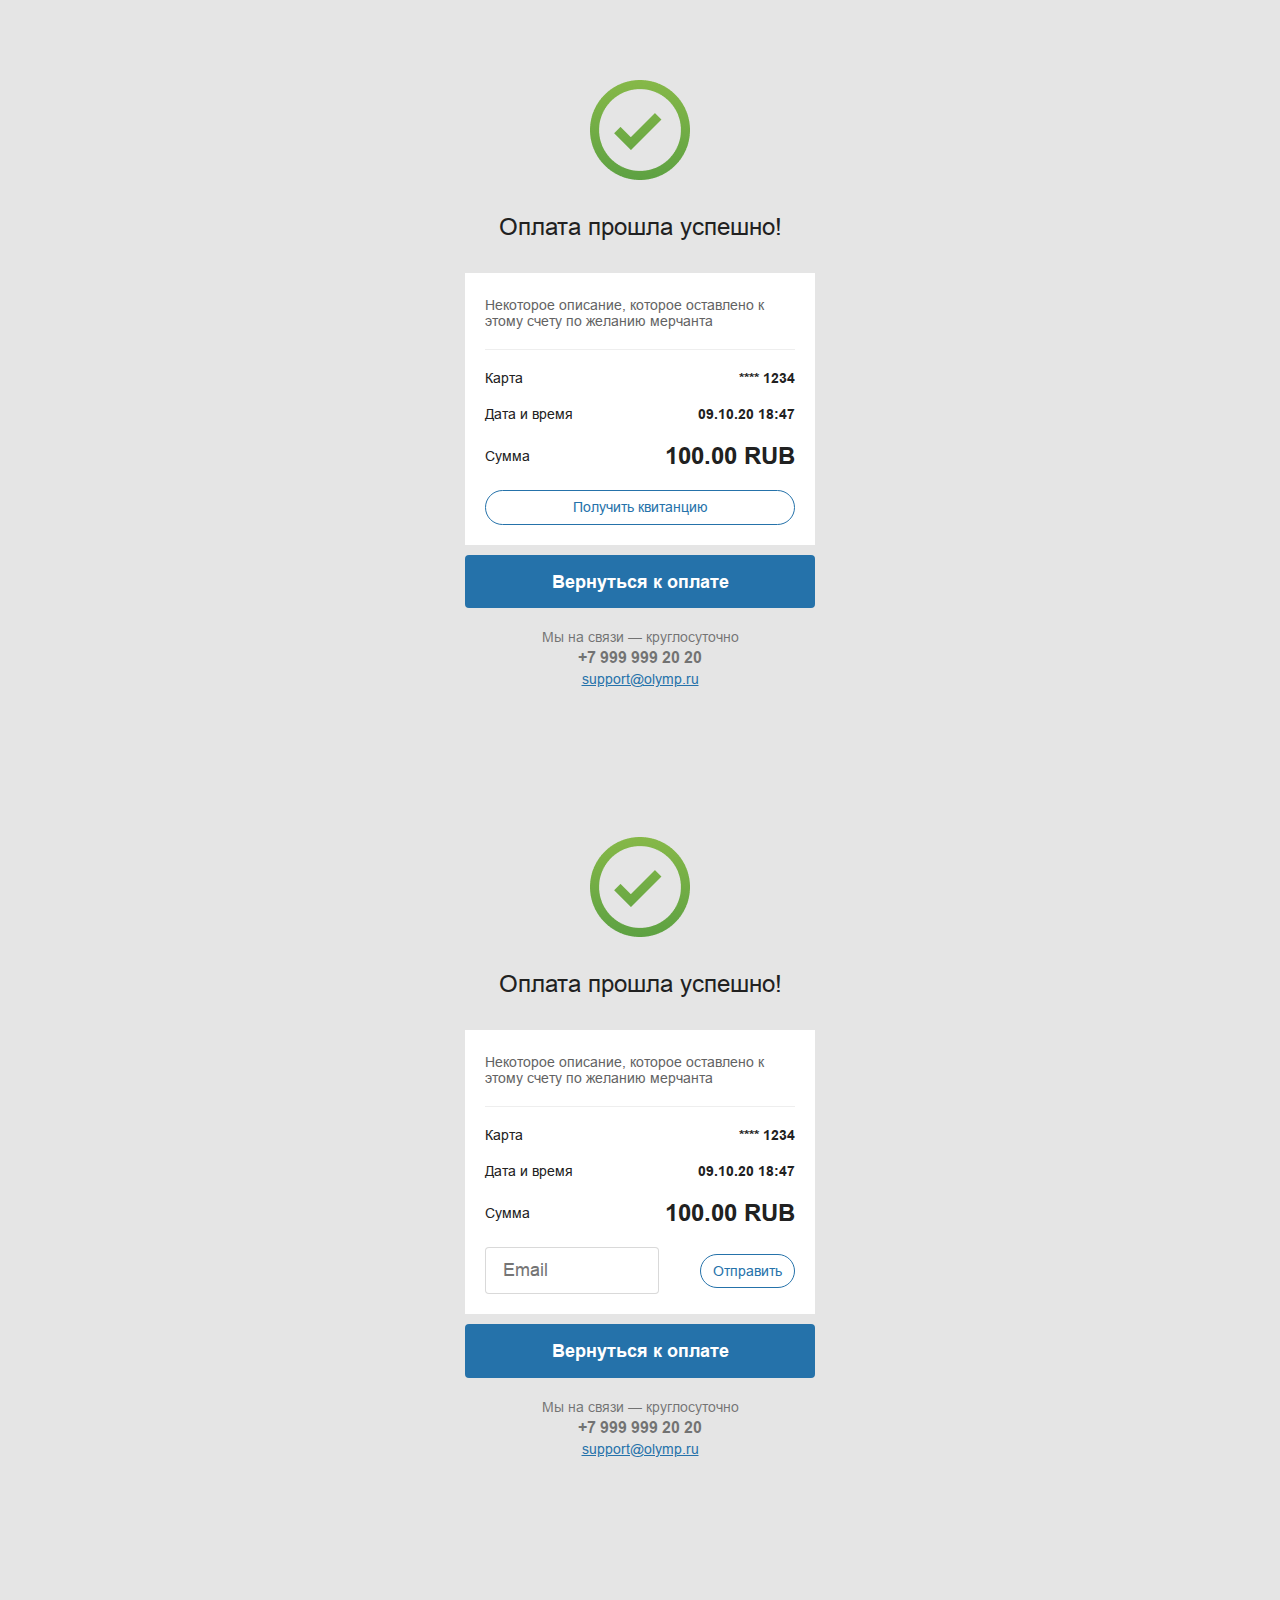
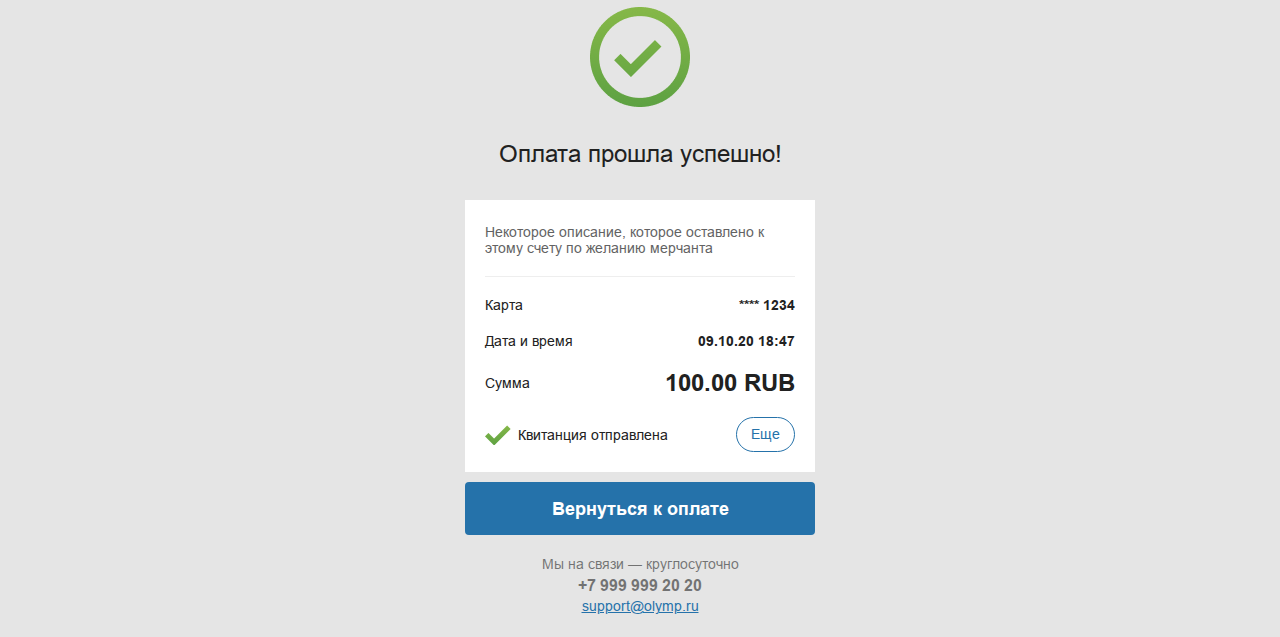
<file: success.html>
<!DOCTYPE html>
<html lang="en">
<head>
	<meta charset="UTF-8">
	<meta name="viewport" content="width=device-width, initial-scale=1.0">
	<link rel="preload" href="css/fonts.css" as="style">
	<link rel="stylesheet" href="css/fonts.css" as="style">
	<link rel="stylesheet" href="css/normalize.css">
	<link rel="stylesheet" href="css/main.css">
	<title>Vega Payment System</title>
</head>
<body>
	<div class="pay-container pay-success">
		
			<img class="pay-img__result" src="img/icon-success.png" alt="">
		    
		    <div class="pay__height-50">
				<div class="pay-title">Оплата прошла успешно!</div>
			</div>
			<div class="pay-info">
				<div class="pay-info__text">Некоторое описание, которое оставлено к этому счету по желанию мерчанта</div>
				<div class="pay-info-flex">
					<span class="pay-info-flex__left">Карта</span>
					<span class="pay-info-flex__right">**** 1234</span>
				</div>
				<div class="pay-info-flex">
					<span class="pay-info-flex__left">Дата и время</span>
					<span class="pay-info-flex__right">09.10.20 18:47</span>
				</div>
				<div class="pay-info-flex">
					<span class="pay-info-flex__left">Сумма</span>
					<span class="pay-info-flex__right pay__total">100.00 RUB</span>
				</div>
				<div class="pay-info-invoice">Получить квитанцию</div>

			</div>
			<button class="pay-back">Вернуться к оплате</button>
			<div class="gray-connect">Мы на связи — круглосуточно</div>
			<a class="link-phone" href="tel:+79999992020"> +7 999 999 20 20</a>
			<a class="link-mail" href="mailto:support@olymp.ru">support@olymp.ru</a>
   </div>
   <br><br><br>
   	<div class="pay-container pay-success">
		
			<img class="pay-img__result" src="img/icon-success.png" alt="">
		    
		    <div class="pay__height-50">
				<div class="pay-title">Оплата прошла успешно!</div>
			</div>
			<div class="pay-info">
				<div class="pay-info__text">Некоторое описание, которое оставлено к этому счету по желанию мерчанта</div>
				<div class="pay-info-flex">
					<span class="pay-info-flex__left">Карта</span>
					<span class="pay-info-flex__right">**** 1234</span>
				</div>
				<div class="pay-info-flex">
					<span class="pay-info-flex__left">Дата и время</span>
					<span class="pay-info-flex__right">09.10.20 18:47</span>
				</div>
				<div class="pay-info-flex">
					<span class="pay-info-flex__left">Сумма</span>
					<span class="pay-info-flex__right pay__total">100.00 RUB</span>
				</div>
				<!-- <div class="pay-info-invoice">Получить квитанцию</div> -->
				<form action="" class="pay-mail">
					<input type="email" placeholder="Email">
					<input type="submit" value="Отправить">
				</form>

			</div>
			<button class="pay-back">Вернуться к оплате</button>
			<div class="gray-connect">Мы на связи — круглосуточно</div>
			<a class="link-phone" href="tel:+79999992020"> +7 999 999 20 20</a>
			<a class="link-mail" href="mailto:support@olymp.ru">support@olymp.ru</a>
   </div>

      <br><br><br>
   	<div class="pay-container pay-success">
		
			<img class="pay-img__result" src="img/icon-success.png" alt="">
		    
		    <div class="pay__height-50">
				<div class="pay-title">Оплата прошла успешно!</div>
			</div>
			<div class="pay-info">
				<div class="pay-info__text">Некоторое описание, которое оставлено к этому счету по желанию мерчанта</div>
				<div class="pay-info-flex">
					<span class="pay-info-flex__left">Карта</span>
					<span class="pay-info-flex__right">**** 1234</span>
				</div>
				<div class="pay-info-flex">
					<span class="pay-info-flex__left">Дата и время</span>
					<span class="pay-info-flex__right">09.10.20 18:47</span>
				</div>
				<div class="pay-info-flex">
					<span class="pay-info-flex__left">Сумма</span>
					<span class="pay-info-flex__right pay__total">100.00 RUB</span>
				</div>
				<!-- <div class="pay-info-invoice">Получить квитанцию</div> -->
				<div class="pay-check">
					<span>Квитанция отправлена</span>
					<a class="pay-more" href="">Еще</a>
				</div>

			</div>
			<button class="pay-back">Вернуться к оплате</button>
			<div class="gray-connect">Мы на связи — круглосуточно</div>
			<a class="link-phone" href="tel:+79999992020"> +7 999 999 20 20</a>
			<a class="link-mail" href="mailto:support@olymp.ru">support@olymp.ru</a>
   </div>
</body>
</html>
</file>
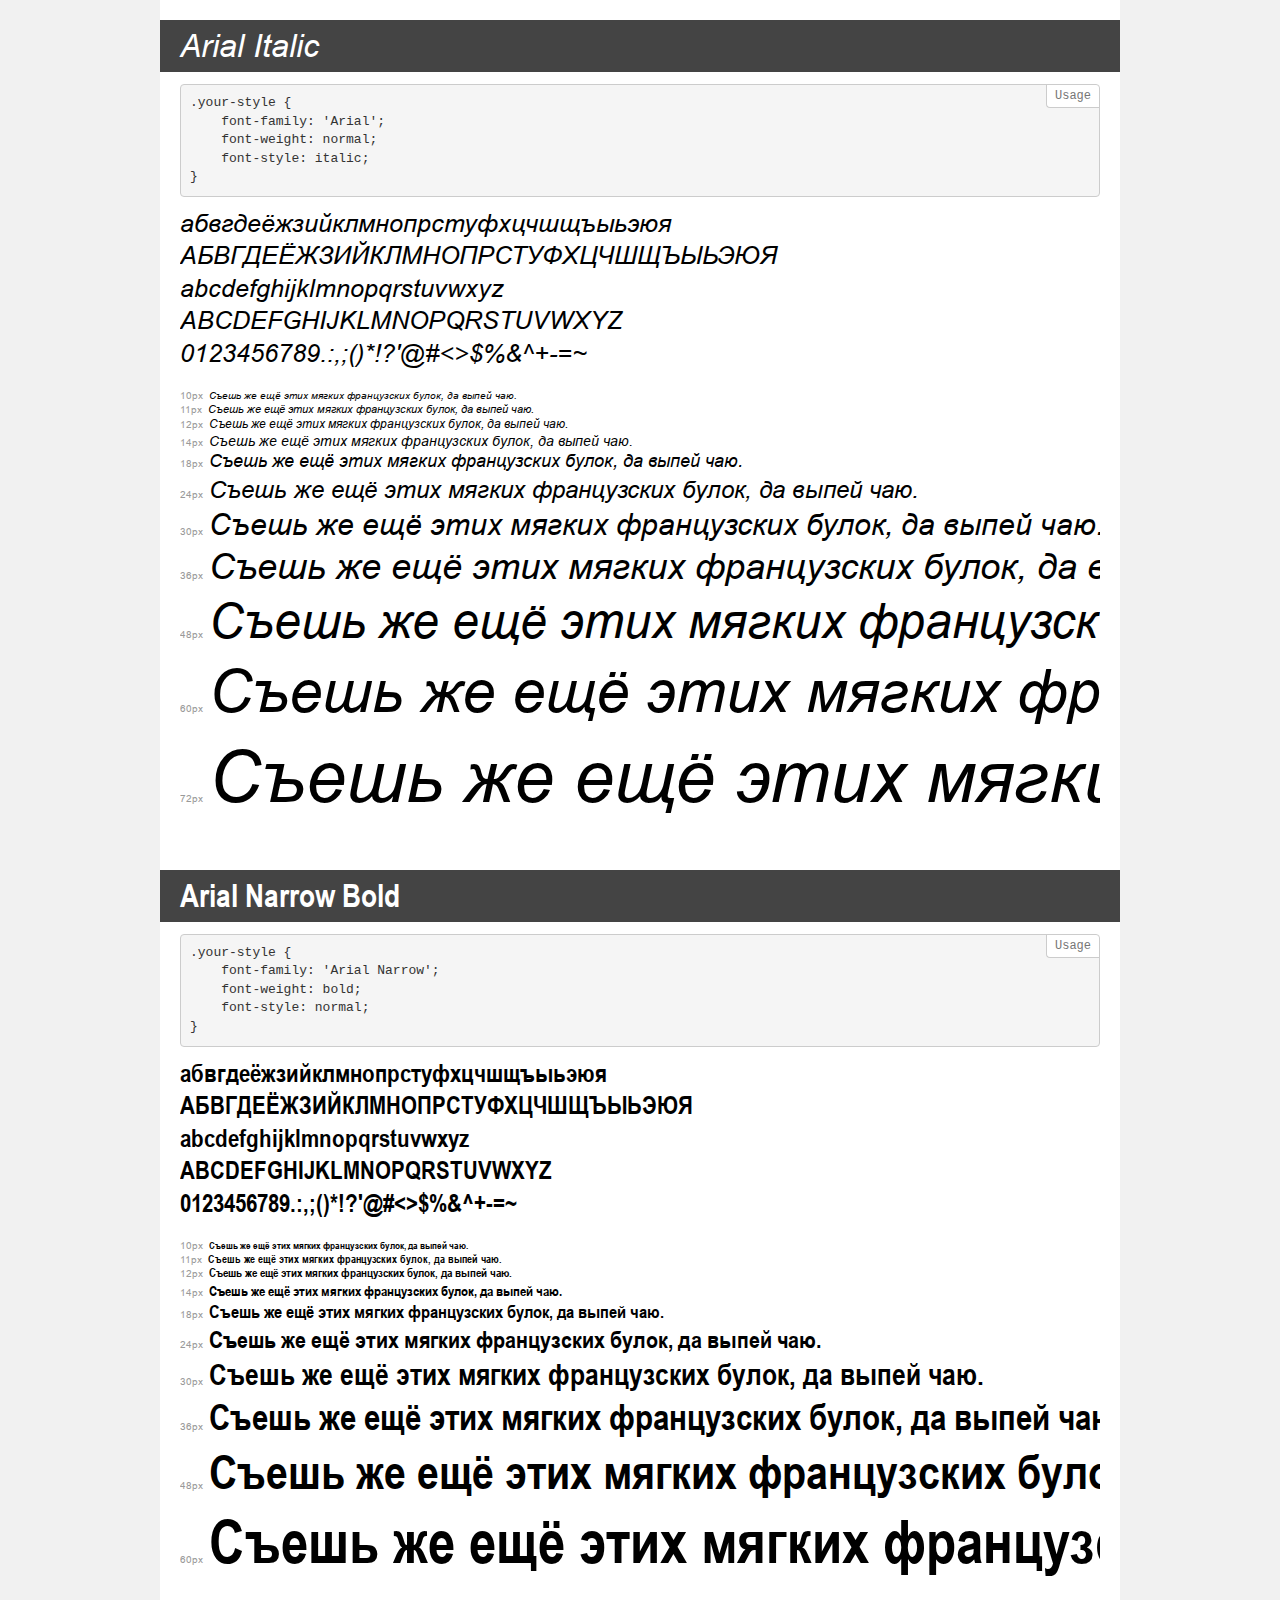
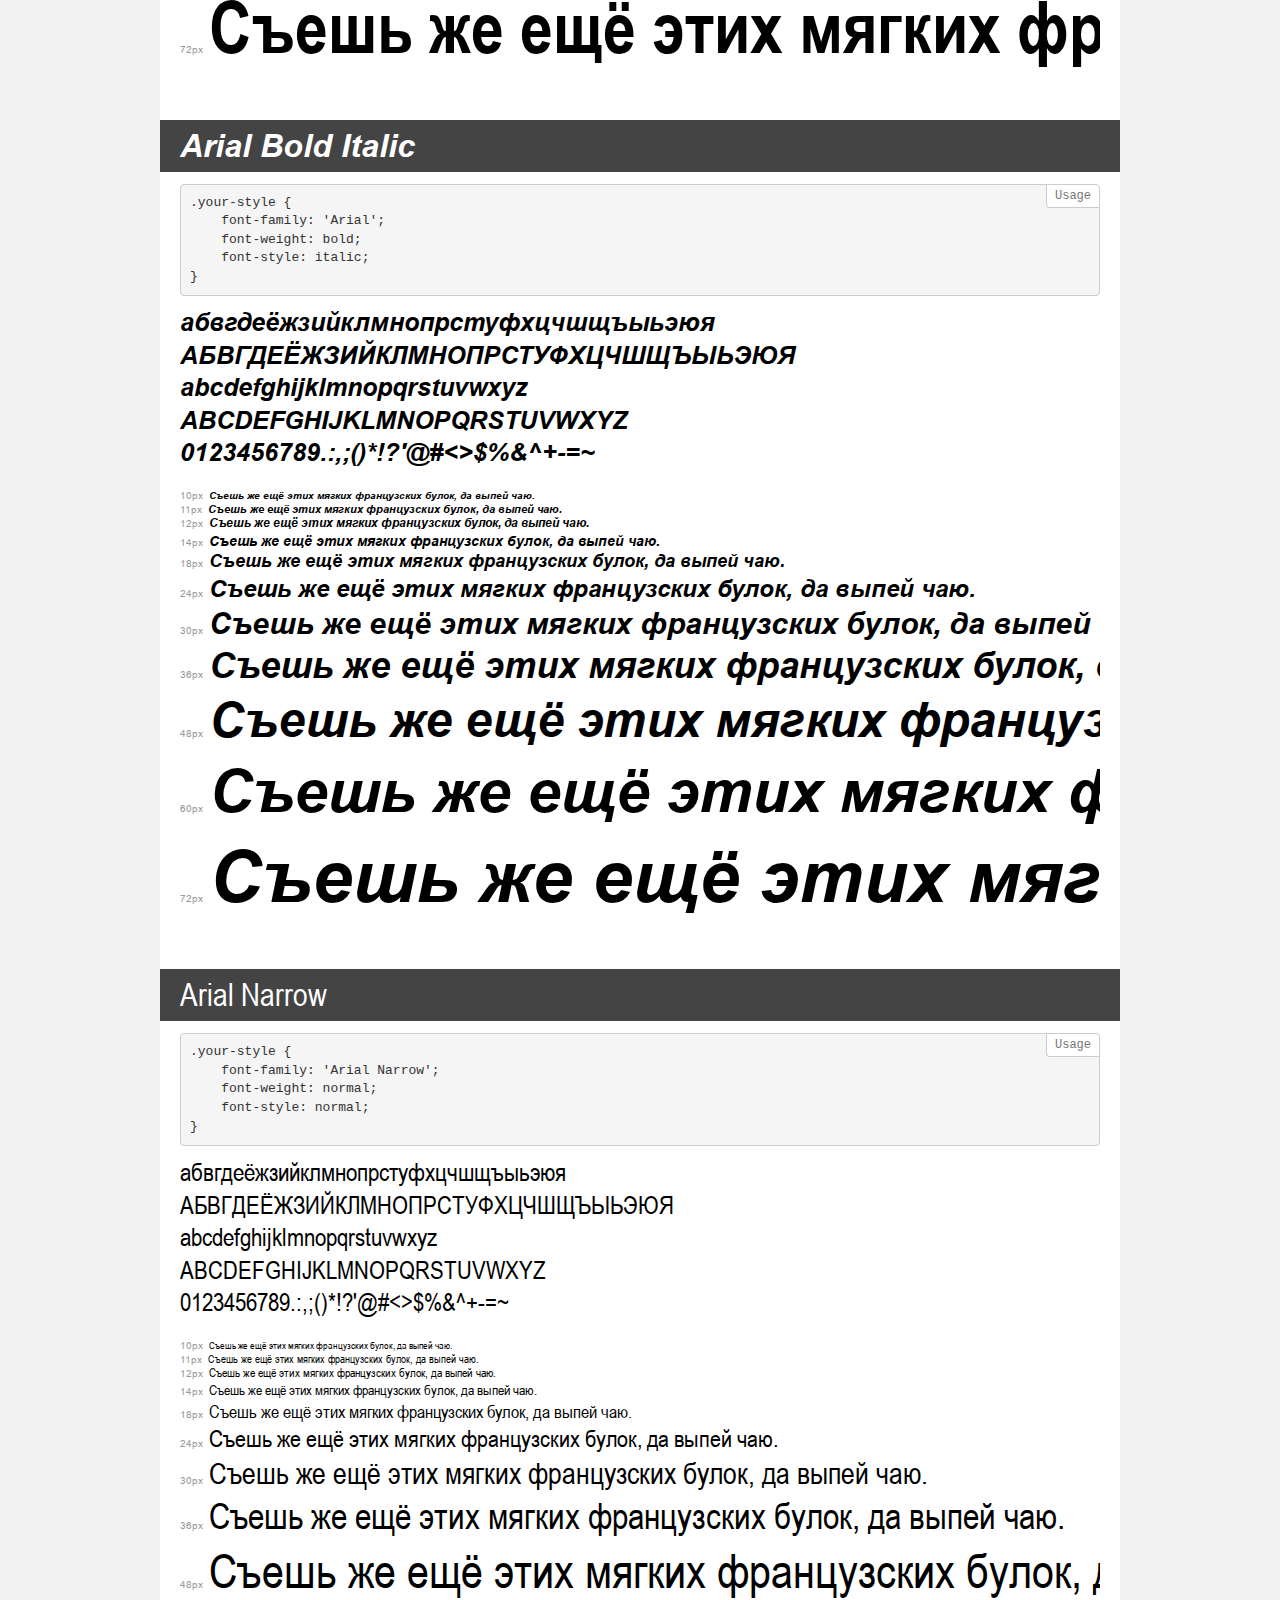
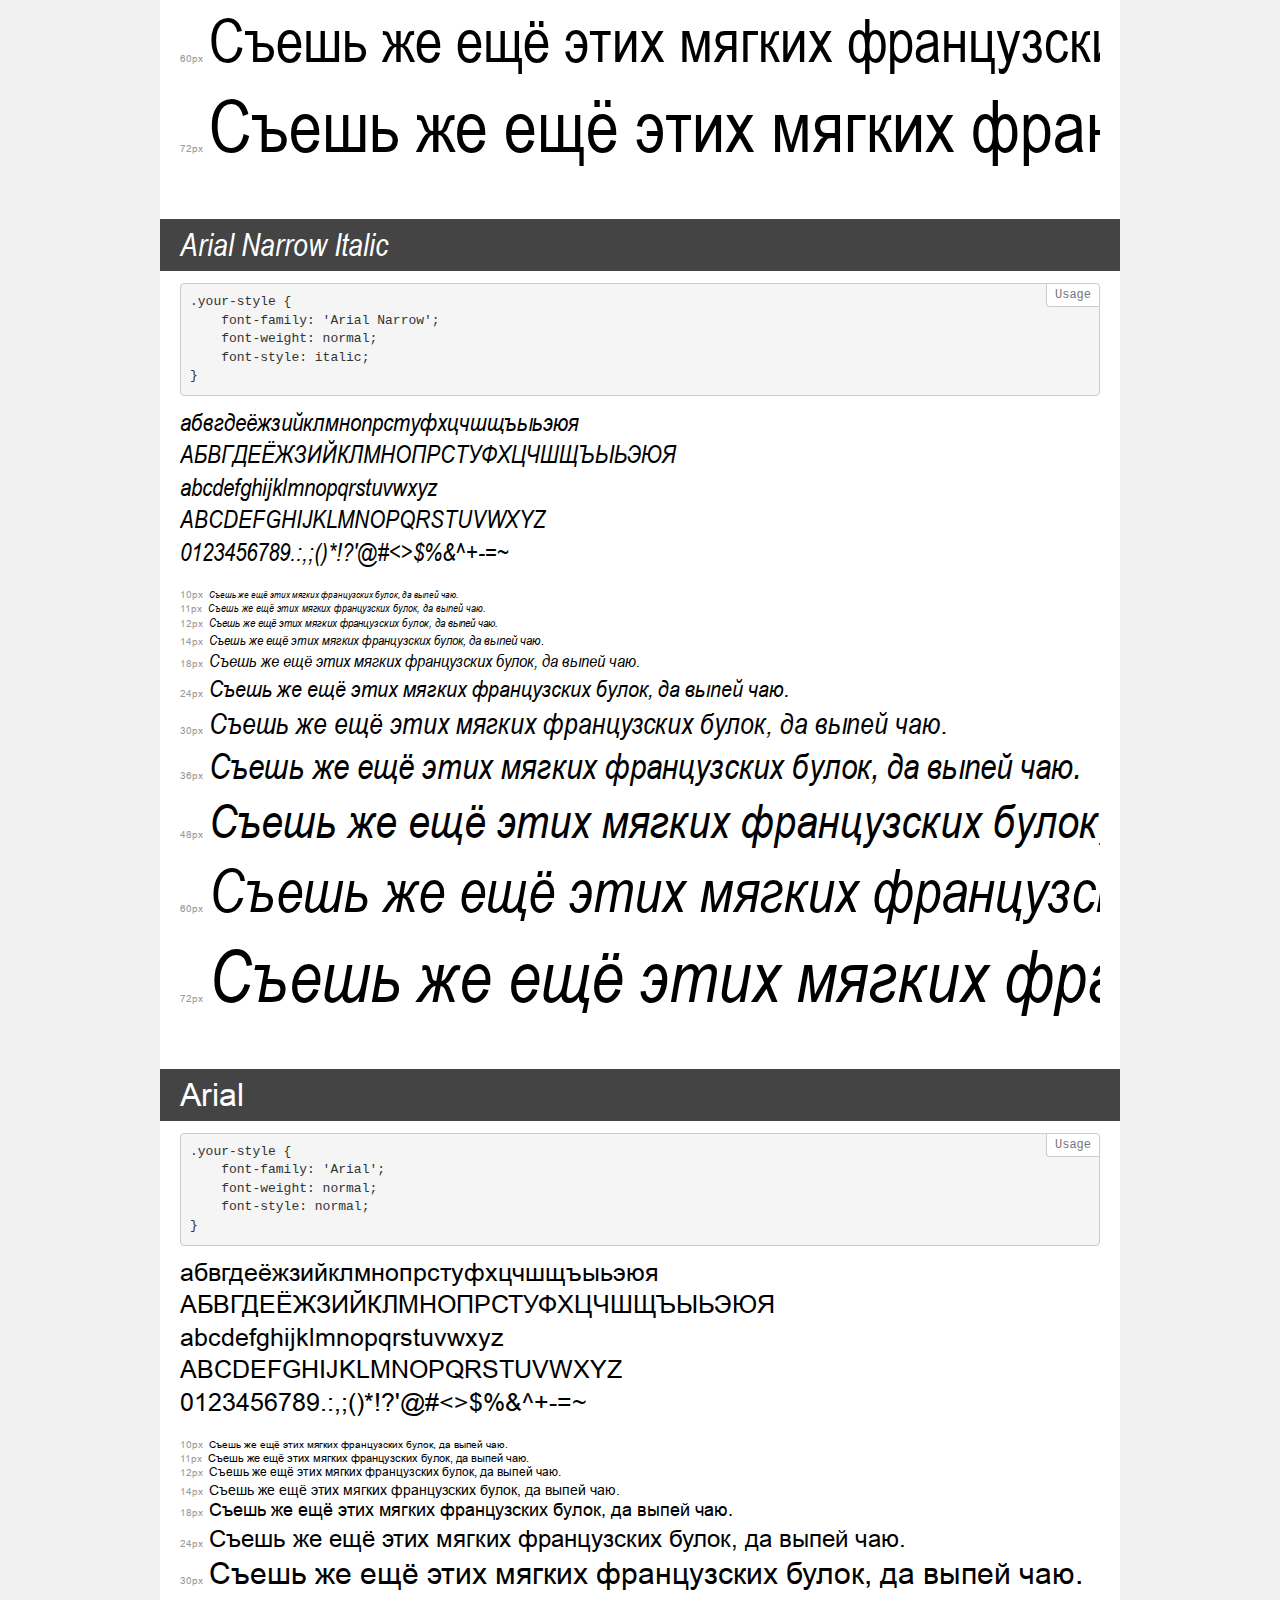
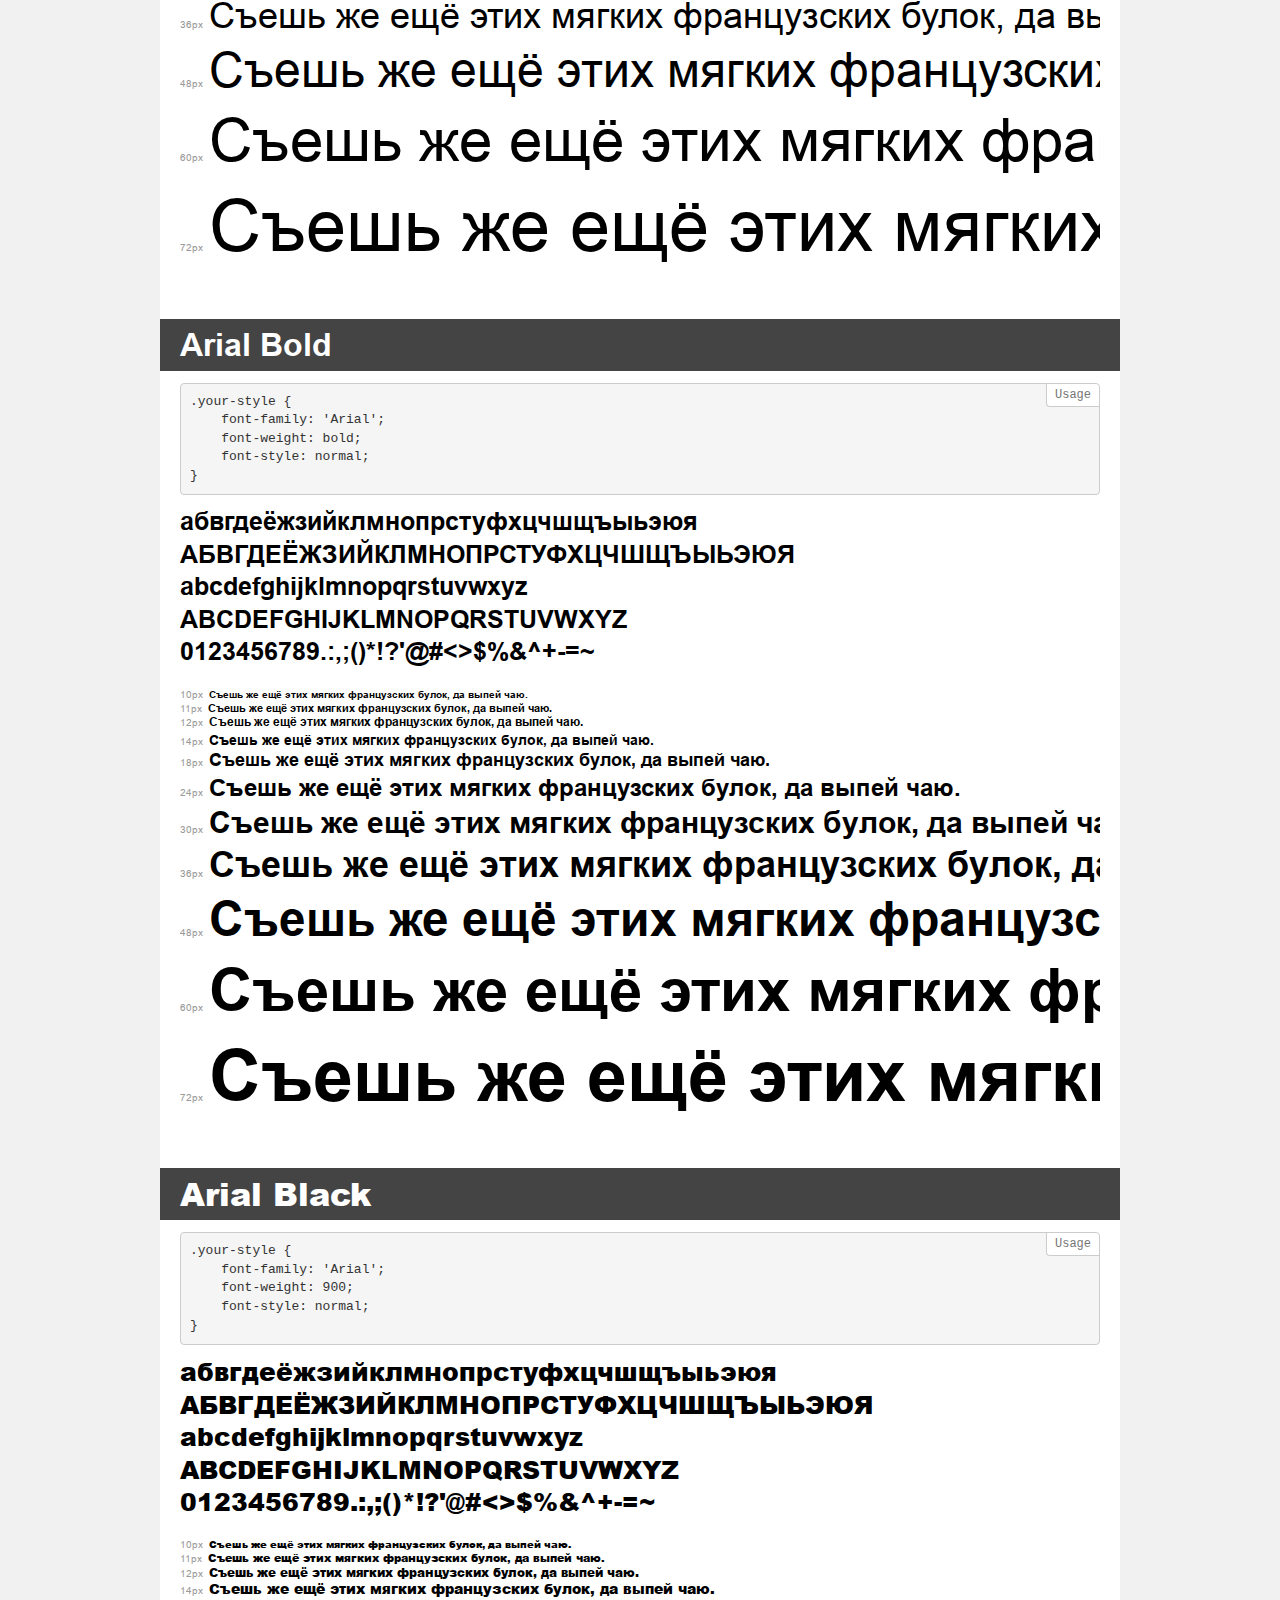
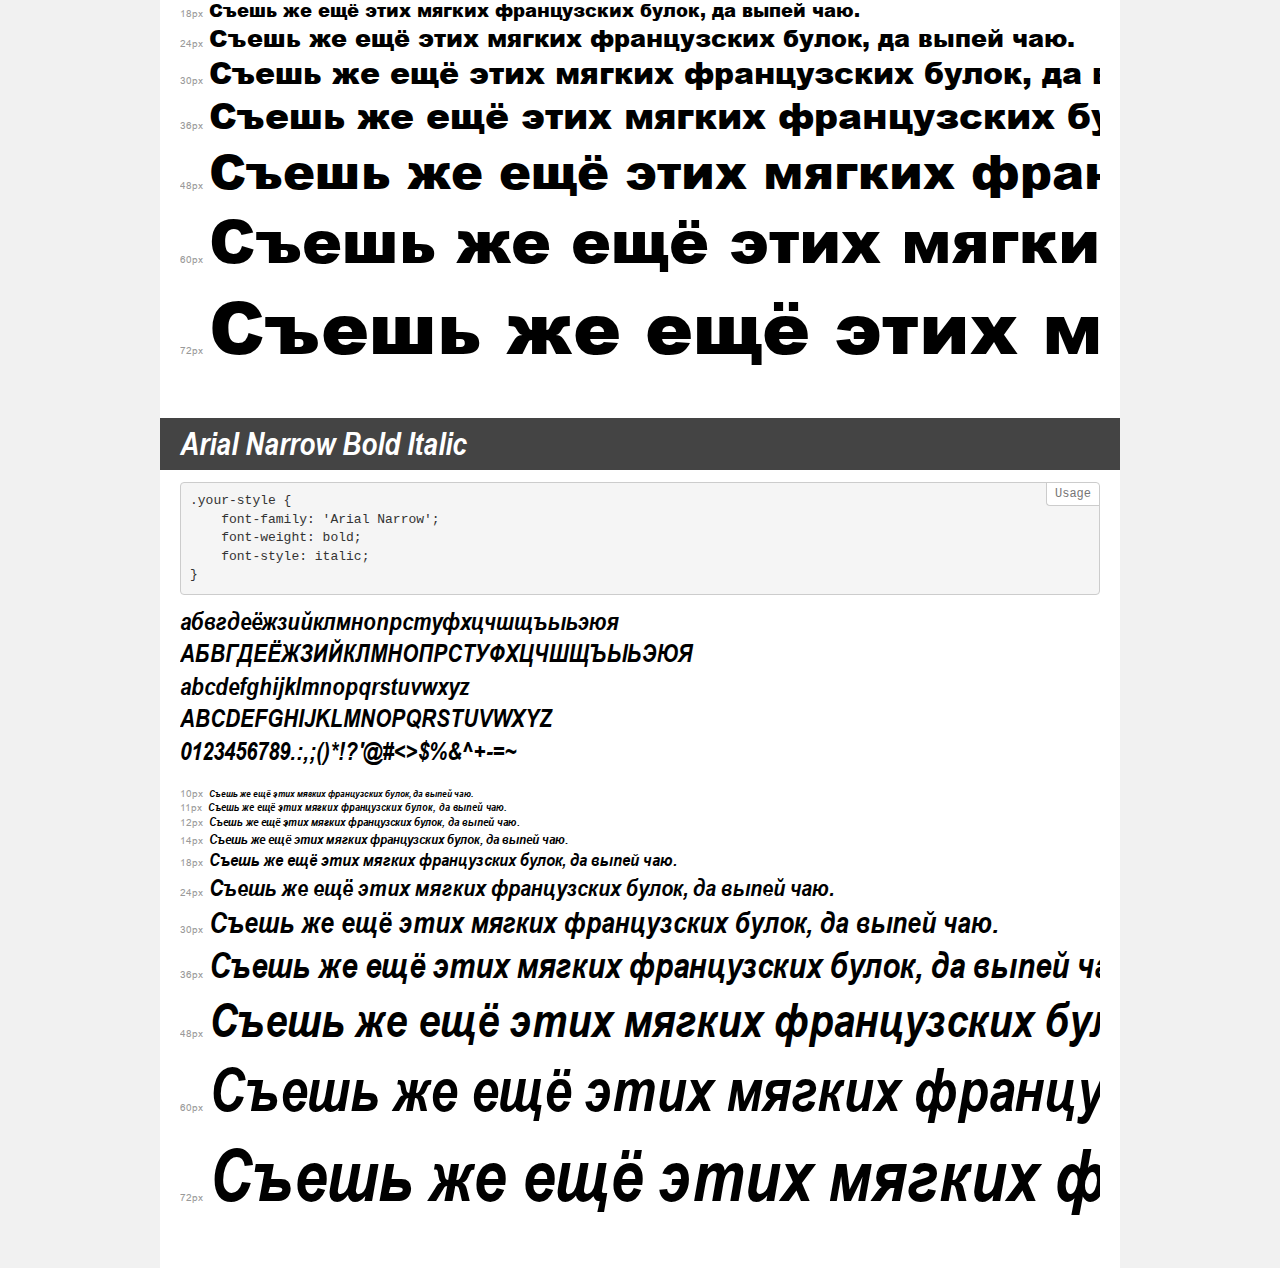
<file: fonts/demo.html>
<!DOCTYPE html>
<html>
<head>
	<meta charset="utf-8">
	<meta http-equiv="X-UA-Compatible" content="IE=edge">
	<meta name="viewport" content="width=device-width, initial-scale=1">
	<meta name="robots" content="noindex, noarchive">
	<title>Transfonter demo</title>
	<link href="stylesheet.css" rel="stylesheet">
	<style>
		/*
		http://meyerweb.com/eric/tools/css/reset/
		v2.0 | 20110126
		License: none (public domain)
		*/
		html, body, div, span, applet, object, iframe,
		h1, h2, h3, h4, h5, h6, p, blockquote, pre,
		a, abbr, acronym, address, big, cite, code,
		del, dfn, em, img, ins, kbd, q, s, samp,
		small, strike, strong, sub, sup, tt, var,
		b, u, i, center,
		dl, dt, dd, ol, ul, li,
		fieldset, form, label, legend,
		table, caption, tbody, tfoot, thead, tr, th, td,
		article, aside, canvas, details, embed,
		figure, figcaption, footer, header, hgroup,
		menu, nav, output, ruby, section, summary,
		time, mark, audio, video {
			margin: 0;
			padding: 0;
			border: 0;
			font-size: 100%;
			font: inherit;
			vertical-align: baseline;
		}
		/* HTML5 display-role reset for older browsers */
		article, aside, details, figcaption, figure,
		footer, header, hgroup, menu, nav, section {
			display: block;
		}
		body {
			line-height: 1;
		}
		ol, ul {
			list-style: none;
		}
		blockquote, q {
			quotes: none;
		}
		blockquote:before, blockquote:after,
		q:before, q:after {
			content: '';
			content: none;
		}
		table {
			border-collapse: collapse;
			border-spacing: 0;
		}
		/* common styles */
		body {
			background: #f1f1f1;
			color: #000;
		}
		.page {
			background: #fff;
			width: 920px;
			margin: 0 auto;
			padding: 20px 20px 0 20px;
			overflow: hidden;
		}
		.font-container {
			overflow-x: auto;
			overflow-y: hidden;
			margin-bottom: 40px;
			line-height: 1.3;
			white-space: nowrap;
			padding-bottom: 5px;
		}
		h1 {
			position: relative;
			background: #444;
			font-size: 32px;
			color: #fff;
			padding: 10px 20px;
			margin: 0 -20px 12px -20px;
		}
		.letters {
			font-size: 25px;
			margin-bottom: 20px;
		}
		.s10:before {
			content: '10px';
		}
		.s11:before {
			content: '11px';
		}
		.s12:before {
			content: '12px';
		}
		.s14:before {
			content: '14px';
		}
		.s18:before {
			content: '18px';
		}
		.s24:before {
			content: '24px';
		}
		.s30:before {
			content: '30px';
		}
		.s36:before {
			content: '36px';
		}
		.s48:before {
			content: '48px';
		}
		.s60:before {
			content: '60px';
		}
		.s72:before {
			content: '72px';
		}
		.s10:before, .s11:before, .s12:before, .s14:before,
		.s18:before, .s24:before, .s30:before, .s36:before,
		.s48:before, .s60:before, .s72:before {
			font-family: Arial, sans-serif;
			font-size: 10px;
			font-weight: normal;
			font-style: normal;
			color: #999;
			padding-right: 6px;
		}
		pre {
			display: block;
			position: relative;
			padding: 9px;
			margin: 0 0 10px;
			font-family: Monaco, Menlo, Consolas, "Courier New", monospace !important;
			font-size: 13px;
			line-height: 1.428571429;
			color: #333;
			font-weight: normal !important;
			font-style: normal !important;
			background-color: #f5f5f5;
			border: 1px solid #ccc;
			overflow-x: auto;
			border-radius: 4px;
		}
		pre:after {
			display: block;
			position: absolute;
			right: 0;
			top: 0;
			content: 'Usage';
			line-height: 1;
			padding: 5px 8px;
			font-size: 12px;
			color: #767676;
			background-color: #fff;
			border: 1px solid #ccc;
			border-right: none;
			border-top: none;
			border-radius: 0 4px 0 4px;
			z-index: 10;
		}
		/* responsive */
		@media (max-width: 959px) {
			.page {
				width: auto;
				margin: 0;
			}
		}
	</style>
</head>
<body>
<div class="page">
	<div class="demo" style="font-family: 'Arial'; font-weight: normal; font-style: italic;">
		<h1>Arial Italic</h1>
		<pre>.your-style {
    font-family: 'Arial';
    font-weight: normal;
    font-style: italic;
}</pre>
		<div class="font-container">
			<p class="letters">
				абвгдеёжзийклмнопрстуфхцчшщъыьэюя <br />
				АБВГДЕЁЖЗИЙКЛМНОПРСТУФХЦЧШЩЪЫЬЭЮЯ <br />
				abcdefghijklmnopqrstuvwxyz <br />
				ABCDEFGHIJKLMNOPQRSTUVWXYZ <br />				0123456789.:,;()*!?'@#<>$%&^+-=~
			</p>
			<p class="s10" style="font-size: 10px;">Съешь же ещё этих мягких французских булок, да выпей чаю.</p>
			<p class="s11" style="font-size: 11px;">Съешь же ещё этих мягких французских булок, да выпей чаю.</p>
			<p class="s12" style="font-size: 12px;">Съешь же ещё этих мягких французских булок, да выпей чаю.</p>
			<p class="s14" style="font-size: 14px;">Съешь же ещё этих мягких французских булок, да выпей чаю.</p>
			<p class="s18" style="font-size: 18px;">Съешь же ещё этих мягких французских булок, да выпей чаю.</p>
			<p class="s24" style="font-size: 24px;">Съешь же ещё этих мягких французских булок, да выпей чаю.</p>
			<p class="s30" style="font-size: 30px;">Съешь же ещё этих мягких французских булок, да выпей чаю.</p>
			<p class="s36" style="font-size: 36px;">Съешь же ещё этих мягких французских булок, да выпей чаю.</p>
			<p class="s48" style="font-size: 48px;">Съешь же ещё этих мягких французских булок, да выпей чаю.</p>
			<p class="s60" style="font-size: 60px;">Съешь же ещё этих мягких французских булок, да выпей чаю.</p>
			<p class="s72" style="font-size: 72px;">Съешь же ещё этих мягких французских булок, да выпей чаю.</p>
		</div>
	</div>
	<div class="demo" style="font-family: 'Arial Narrow'; font-weight: bold; font-style: normal;">
		<h1>Arial Narrow Bold</h1>
		<pre>.your-style {
    font-family: 'Arial Narrow';
    font-weight: bold;
    font-style: normal;
}</pre>
		<div class="font-container">
			<p class="letters">
				абвгдеёжзийклмнопрстуфхцчшщъыьэюя <br />
				АБВГДЕЁЖЗИЙКЛМНОПРСТУФХЦЧШЩЪЫЬЭЮЯ <br />
				abcdefghijklmnopqrstuvwxyz <br />
				ABCDEFGHIJKLMNOPQRSTUVWXYZ <br />				0123456789.:,;()*!?'@#<>$%&^+-=~
			</p>
			<p class="s10" style="font-size: 10px;">Съешь же ещё этих мягких французских булок, да выпей чаю.</p>
			<p class="s11" style="font-size: 11px;">Съешь же ещё этих мягких французских булок, да выпей чаю.</p>
			<p class="s12" style="font-size: 12px;">Съешь же ещё этих мягких французских булок, да выпей чаю.</p>
			<p class="s14" style="font-size: 14px;">Съешь же ещё этих мягких французских булок, да выпей чаю.</p>
			<p class="s18" style="font-size: 18px;">Съешь же ещё этих мягких французских булок, да выпей чаю.</p>
			<p class="s24" style="font-size: 24px;">Съешь же ещё этих мягких французских булок, да выпей чаю.</p>
			<p class="s30" style="font-size: 30px;">Съешь же ещё этих мягких французских булок, да выпей чаю.</p>
			<p class="s36" style="font-size: 36px;">Съешь же ещё этих мягких французских булок, да выпей чаю.</p>
			<p class="s48" style="font-size: 48px;">Съешь же ещё этих мягких французских булок, да выпей чаю.</p>
			<p class="s60" style="font-size: 60px;">Съешь же ещё этих мягких французских булок, да выпей чаю.</p>
			<p class="s72" style="font-size: 72px;">Съешь же ещё этих мягких французских булок, да выпей чаю.</p>
		</div>
	</div>
	<div class="demo" style="font-family: 'Arial'; font-weight: bold; font-style: italic;">
		<h1>Arial Bold Italic</h1>
		<pre>.your-style {
    font-family: 'Arial';
    font-weight: bold;
    font-style: italic;
}</pre>
		<div class="font-container">
			<p class="letters">
				абвгдеёжзийклмнопрстуфхцчшщъыьэюя <br />
				АБВГДЕЁЖЗИЙКЛМНОПРСТУФХЦЧШЩЪЫЬЭЮЯ <br />
				abcdefghijklmnopqrstuvwxyz <br />
				ABCDEFGHIJKLMNOPQRSTUVWXYZ <br />				0123456789.:,;()*!?'@#<>$%&^+-=~
			</p>
			<p class="s10" style="font-size: 10px;">Съешь же ещё этих мягких французских булок, да выпей чаю.</p>
			<p class="s11" style="font-size: 11px;">Съешь же ещё этих мягких французских булок, да выпей чаю.</p>
			<p class="s12" style="font-size: 12px;">Съешь же ещё этих мягких французских булок, да выпей чаю.</p>
			<p class="s14" style="font-size: 14px;">Съешь же ещё этих мягких французских булок, да выпей чаю.</p>
			<p class="s18" style="font-size: 18px;">Съешь же ещё этих мягких французских булок, да выпей чаю.</p>
			<p class="s24" style="font-size: 24px;">Съешь же ещё этих мягких французских булок, да выпей чаю.</p>
			<p class="s30" style="font-size: 30px;">Съешь же ещё этих мягких французских булок, да выпей чаю.</p>
			<p class="s36" style="font-size: 36px;">Съешь же ещё этих мягких французских булок, да выпей чаю.</p>
			<p class="s48" style="font-size: 48px;">Съешь же ещё этих мягких французских булок, да выпей чаю.</p>
			<p class="s60" style="font-size: 60px;">Съешь же ещё этих мягких французских булок, да выпей чаю.</p>
			<p class="s72" style="font-size: 72px;">Съешь же ещё этих мягких французских булок, да выпей чаю.</p>
		</div>
	</div>
	<div class="demo" style="font-family: 'Arial Narrow'; font-weight: normal; font-style: normal;">
		<h1>Arial Narrow</h1>
		<pre>.your-style {
    font-family: 'Arial Narrow';
    font-weight: normal;
    font-style: normal;
}</pre>
		<div class="font-container">
			<p class="letters">
				абвгдеёжзийклмнопрстуфхцчшщъыьэюя <br />
				АБВГДЕЁЖЗИЙКЛМНОПРСТУФХЦЧШЩЪЫЬЭЮЯ <br />
				abcdefghijklmnopqrstuvwxyz <br />
				ABCDEFGHIJKLMNOPQRSTUVWXYZ <br />				0123456789.:,;()*!?'@#<>$%&^+-=~
			</p>
			<p class="s10" style="font-size: 10px;">Съешь же ещё этих мягких французских булок, да выпей чаю.</p>
			<p class="s11" style="font-size: 11px;">Съешь же ещё этих мягких французских булок, да выпей чаю.</p>
			<p class="s12" style="font-size: 12px;">Съешь же ещё этих мягких французских булок, да выпей чаю.</p>
			<p class="s14" style="font-size: 14px;">Съешь же ещё этих мягких французских булок, да выпей чаю.</p>
			<p class="s18" style="font-size: 18px;">Съешь же ещё этих мягких французских булок, да выпей чаю.</p>
			<p class="s24" style="font-size: 24px;">Съешь же ещё этих мягких французских булок, да выпей чаю.</p>
			<p class="s30" style="font-size: 30px;">Съешь же ещё этих мягких французских булок, да выпей чаю.</p>
			<p class="s36" style="font-size: 36px;">Съешь же ещё этих мягких французских булок, да выпей чаю.</p>
			<p class="s48" style="font-size: 48px;">Съешь же ещё этих мягких французских булок, да выпей чаю.</p>
			<p class="s60" style="font-size: 60px;">Съешь же ещё этих мягких французских булок, да выпей чаю.</p>
			<p class="s72" style="font-size: 72px;">Съешь же ещё этих мягких французских булок, да выпей чаю.</p>
		</div>
	</div>
	<div class="demo" style="font-family: 'Arial Narrow'; font-weight: normal; font-style: italic;">
		<h1>Arial Narrow Italic</h1>
		<pre>.your-style {
    font-family: 'Arial Narrow';
    font-weight: normal;
    font-style: italic;
}</pre>
		<div class="font-container">
			<p class="letters">
				абвгдеёжзийклмнопрстуфхцчшщъыьэюя <br />
				АБВГДЕЁЖЗИЙКЛМНОПРСТУФХЦЧШЩЪЫЬЭЮЯ <br />
				abcdefghijklmnopqrstuvwxyz <br />
				ABCDEFGHIJKLMNOPQRSTUVWXYZ <br />				0123456789.:,;()*!?'@#<>$%&^+-=~
			</p>
			<p class="s10" style="font-size: 10px;">Съешь же ещё этих мягких французских булок, да выпей чаю.</p>
			<p class="s11" style="font-size: 11px;">Съешь же ещё этих мягких французских булок, да выпей чаю.</p>
			<p class="s12" style="font-size: 12px;">Съешь же ещё этих мягких французских булок, да выпей чаю.</p>
			<p class="s14" style="font-size: 14px;">Съешь же ещё этих мягких французских булок, да выпей чаю.</p>
			<p class="s18" style="font-size: 18px;">Съешь же ещё этих мягких французских булок, да выпей чаю.</p>
			<p class="s24" style="font-size: 24px;">Съешь же ещё этих мягких французских булок, да выпей чаю.</p>
			<p class="s30" style="font-size: 30px;">Съешь же ещё этих мягких французских булок, да выпей чаю.</p>
			<p class="s36" style="font-size: 36px;">Съешь же ещё этих мягких французских булок, да выпей чаю.</p>
			<p class="s48" style="font-size: 48px;">Съешь же ещё этих мягких французских булок, да выпей чаю.</p>
			<p class="s60" style="font-size: 60px;">Съешь же ещё этих мягких французских булок, да выпей чаю.</p>
			<p class="s72" style="font-size: 72px;">Съешь же ещё этих мягких французских булок, да выпей чаю.</p>
		</div>
	</div>
	<div class="demo" style="font-family: 'Arial'; font-weight: normal; font-style: normal;">
		<h1>Arial</h1>
		<pre>.your-style {
    font-family: 'Arial';
    font-weight: normal;
    font-style: normal;
}</pre>
		<div class="font-container">
			<p class="letters">
				абвгдеёжзийклмнопрстуфхцчшщъыьэюя <br />
				АБВГДЕЁЖЗИЙКЛМНОПРСТУФХЦЧШЩЪЫЬЭЮЯ <br />
				abcdefghijklmnopqrstuvwxyz <br />
				ABCDEFGHIJKLMNOPQRSTUVWXYZ <br />				0123456789.:,;()*!?'@#<>$%&^+-=~
			</p>
			<p class="s10" style="font-size: 10px;">Съешь же ещё этих мягких французских булок, да выпей чаю.</p>
			<p class="s11" style="font-size: 11px;">Съешь же ещё этих мягких французских булок, да выпей чаю.</p>
			<p class="s12" style="font-size: 12px;">Съешь же ещё этих мягких французских булок, да выпей чаю.</p>
			<p class="s14" style="font-size: 14px;">Съешь же ещё этих мягких французских булок, да выпей чаю.</p>
			<p class="s18" style="font-size: 18px;">Съешь же ещё этих мягких французских булок, да выпей чаю.</p>
			<p class="s24" style="font-size: 24px;">Съешь же ещё этих мягких французских булок, да выпей чаю.</p>
			<p class="s30" style="font-size: 30px;">Съешь же ещё этих мягких французских булок, да выпей чаю.</p>
			<p class="s36" style="font-size: 36px;">Съешь же ещё этих мягких французских булок, да выпей чаю.</p>
			<p class="s48" style="font-size: 48px;">Съешь же ещё этих мягких французских булок, да выпей чаю.</p>
			<p class="s60" style="font-size: 60px;">Съешь же ещё этих мягких французских булок, да выпей чаю.</p>
			<p class="s72" style="font-size: 72px;">Съешь же ещё этих мягких французских булок, да выпей чаю.</p>
		</div>
	</div>
	<div class="demo" style="font-family: 'Arial'; font-weight: bold; font-style: normal;">
		<h1>Arial Bold</h1>
		<pre>.your-style {
    font-family: 'Arial';
    font-weight: bold;
    font-style: normal;
}</pre>
		<div class="font-container">
			<p class="letters">
				абвгдеёжзийклмнопрстуфхцчшщъыьэюя <br />
				АБВГДЕЁЖЗИЙКЛМНОПРСТУФХЦЧШЩЪЫЬЭЮЯ <br />
				abcdefghijklmnopqrstuvwxyz <br />
				ABCDEFGHIJKLMNOPQRSTUVWXYZ <br />				0123456789.:,;()*!?'@#<>$%&^+-=~
			</p>
			<p class="s10" style="font-size: 10px;">Съешь же ещё этих мягких французских булок, да выпей чаю.</p>
			<p class="s11" style="font-size: 11px;">Съешь же ещё этих мягких французских булок, да выпей чаю.</p>
			<p class="s12" style="font-size: 12px;">Съешь же ещё этих мягких французских булок, да выпей чаю.</p>
			<p class="s14" style="font-size: 14px;">Съешь же ещё этих мягких французских булок, да выпей чаю.</p>
			<p class="s18" style="font-size: 18px;">Съешь же ещё этих мягких французских булок, да выпей чаю.</p>
			<p class="s24" style="font-size: 24px;">Съешь же ещё этих мягких французских булок, да выпей чаю.</p>
			<p class="s30" style="font-size: 30px;">Съешь же ещё этих мягких французских булок, да выпей чаю.</p>
			<p class="s36" style="font-size: 36px;">Съешь же ещё этих мягких французских булок, да выпей чаю.</p>
			<p class="s48" style="font-size: 48px;">Съешь же ещё этих мягких французских булок, да выпей чаю.</p>
			<p class="s60" style="font-size: 60px;">Съешь же ещё этих мягких французских булок, да выпей чаю.</p>
			<p class="s72" style="font-size: 72px;">Съешь же ещё этих мягких французских булок, да выпей чаю.</p>
		</div>
	</div>
	<div class="demo" style="font-family: 'Arial'; font-weight: 900; font-style: normal;">
		<h1>Arial Black</h1>
		<pre>.your-style {
    font-family: 'Arial';
    font-weight: 900;
    font-style: normal;
}</pre>
		<div class="font-container">
			<p class="letters">
				абвгдеёжзийклмнопрстуфхцчшщъыьэюя <br />
				АБВГДЕЁЖЗИЙКЛМНОПРСТУФХЦЧШЩЪЫЬЭЮЯ <br />
				abcdefghijklmnopqrstuvwxyz <br />
				ABCDEFGHIJKLMNOPQRSTUVWXYZ <br />				0123456789.:,;()*!?'@#<>$%&^+-=~
			</p>
			<p class="s10" style="font-size: 10px;">Съешь же ещё этих мягких французских булок, да выпей чаю.</p>
			<p class="s11" style="font-size: 11px;">Съешь же ещё этих мягких французских булок, да выпей чаю.</p>
			<p class="s12" style="font-size: 12px;">Съешь же ещё этих мягких французских булок, да выпей чаю.</p>
			<p class="s14" style="font-size: 14px;">Съешь же ещё этих мягких французских булок, да выпей чаю.</p>
			<p class="s18" style="font-size: 18px;">Съешь же ещё этих мягких французских булок, да выпей чаю.</p>
			<p class="s24" style="font-size: 24px;">Съешь же ещё этих мягких французских булок, да выпей чаю.</p>
			<p class="s30" style="font-size: 30px;">Съешь же ещё этих мягких французских булок, да выпей чаю.</p>
			<p class="s36" style="font-size: 36px;">Съешь же ещё этих мягких французских булок, да выпей чаю.</p>
			<p class="s48" style="font-size: 48px;">Съешь же ещё этих мягких французских булок, да выпей чаю.</p>
			<p class="s60" style="font-size: 60px;">Съешь же ещё этих мягких французских булок, да выпей чаю.</p>
			<p class="s72" style="font-size: 72px;">Съешь же ещё этих мягких французских булок, да выпей чаю.</p>
		</div>
	</div>
	<div class="demo" style="font-family: 'Arial Narrow'; font-weight: bold; font-style: italic;">
		<h1>Arial Narrow Bold Italic</h1>
		<pre>.your-style {
    font-family: 'Arial Narrow';
    font-weight: bold;
    font-style: italic;
}</pre>
		<div class="font-container">
			<p class="letters">
				абвгдеёжзийклмнопрстуфхцчшщъыьэюя <br />
				АБВГДЕЁЖЗИЙКЛМНОПРСТУФХЦЧШЩЪЫЬЭЮЯ <br />
				abcdefghijklmnopqrstuvwxyz <br />
				ABCDEFGHIJKLMNOPQRSTUVWXYZ <br />				0123456789.:,;()*!?'@#<>$%&^+-=~
			</p>
			<p class="s10" style="font-size: 10px;">Съешь же ещё этих мягких французских булок, да выпей чаю.</p>
			<p class="s11" style="font-size: 11px;">Съешь же ещё этих мягких французских булок, да выпей чаю.</p>
			<p class="s12" style="font-size: 12px;">Съешь же ещё этих мягких французских булок, да выпей чаю.</p>
			<p class="s14" style="font-size: 14px;">Съешь же ещё этих мягких французских булок, да выпей чаю.</p>
			<p class="s18" style="font-size: 18px;">Съешь же ещё этих мягких французских булок, да выпей чаю.</p>
			<p class="s24" style="font-size: 24px;">Съешь же ещё этих мягких французских булок, да выпей чаю.</p>
			<p class="s30" style="font-size: 30px;">Съешь же ещё этих мягких французских булок, да выпей чаю.</p>
			<p class="s36" style="font-size: 36px;">Съешь же ещё этих мягких французских булок, да выпей чаю.</p>
			<p class="s48" style="font-size: 48px;">Съешь же ещё этих мягких французских булок, да выпей чаю.</p>
			<p class="s60" style="font-size: 60px;">Съешь же ещё этих мягких французских булок, да выпей чаю.</p>
			<p class="s72" style="font-size: 72px;">Съешь же ещё этих мягких французских булок, да выпей чаю.</p>
		</div>
	</div>
</div>
</body>
</html>
</file>
<file: css/fonts.css>
@font-face {
	font-family: 'Arial';
	src: url('../fonts/ArialMT.eot');
	src: local('Arial'), local('ArialMT'),
		url('../fonts/ArialMT.eot?#iefix') format('embedded-opentype'),
		url('../fonts/ArialMT.woff') format('woff'),
		url('../fonts/ArialMT.ttf') format('truetype');
	font-weight: 400;
	font-style: normal;
}
@font-face {
	font-family: 'Arial';
	src: url('../fonts/Arial-BoldMT.eot');
	src: local(../fonts/'Arial Bold'), local('Arial-BoldMT'),
		url('../fonts/Arial-BoldMT.eot?#iefix') format('embedded-opentype'),
		url('../fonts/Arial-BoldMT.woff') format('woff'),
		url('../fonts/Arial-BoldMT.ttf') format('truetype');
	font-weight: 700;
	font-style: normal;
}
</file>
<file: css/main.css>
body
{
    font-family: 'Arial';
    font-size: 14px;
    font-weight: 400;
    font-style: normal;
    line-height: 16px;
color: #212121;
    background-color: #e5e5e5;
}
a:hover,
a:focus
{
    outline: none;
    /*border:none;*/
}
.pay-container
{
    min-width: 320px;
    max-width: 350px;
    margin: 0 auto;
    padding: 0 15px;
}
.price
{
    display: -webkit-box;
    display: -ms-flexbox;
    display: flex;
    margin-top: 24px;
    margin-bottom: 30px;

    -webkit-box-pack: justify;

        -ms-flex-pack: justify;

            justify-content: space-between;
    -webkit-box-align: center;
        -ms-flex-align: center;
            align-items: center;
}

.price__cost
{
    font-size: 18px;
    font-weight: bold;
    line-height: 137.99%;
}
.price__cost-valut
{
    position: relative;
    top: -6px;

    font-size: 10px;
    line-height: 140.62%;

    color: #000;
}
.price__btn
{
    position: relative;

    display: block;
    -webkit-box-sizing: border-box;
            box-sizing: border-box;
    padding: 12px 15px 12px 43px;

    font-size: 14px;
    font-weight: normal;
    font-style: normal;
    line-height: 14px;
    text-decoration: none;

    color: #2572aa;
    border: 1px solid #2572aa;
    border-radius: 100px;

}

.price__btn:before
{
    position: absolute;
    top: 50%;
    left: 14px;

    display: inline-block;
    width: 21px;
    height: 21px;

    background-image: url(../img/icon-cart.svg);
    background-repeat: no-repeat;

    content: '';
    -webkit-transform: translateY(-50%);
        -ms-transform: translateY(-50%);
            transform: translateY(-50%);

}
.price__btn:hover:before{
background-image: url(../img/icon-cart-white.svg);
}	
.price__btn:hover{
		background: #2572AA;
border: 1px solid #2572AA;

color: #FFFFFF;
}
.price__btn.active{
	background: #2572AA;
border: 1px solid #2572AA;

color: #FFFFFF;
}
.price__btn.active:before{
background-image: url(../img/icon-cart-white.svg);
}
.pay-preview
{
    display: -webkit-box;
    display: -ms-flexbox;
    display: flex;
    padding: 0 20px;

    font-size: 14px;
    line-height: 32px;

    -webkit-box-pack: justify;

        -ms-flex-pack: justify;

            justify-content: space-between;
    margin-bottom: 13px;
}
@media(max-width:365px){
.pay-preview{
	display:none;
}
}
.pay-preview__account
{
    position: relative;

    opacity: .5;
    color: #212121;
}
.pay-preview__account:after
{
    position: absolute;
    top: 50%;
    right: -44px;

    display: inline-block;
    width: 35%;

    border-top: 1px dashed #212121;
    opacity: .5;

    content: '';
    -webkit-transform: translateY(-50%);
        -ms-transform: translateY(-50%);
            transform: translateY(-50%);
}
.pay-preview__account:before
{
    position: absolute;
    top: 50%;
    right: -57px;

    display: inline-block;

   	border: 5px solid transparent;
   	border-left: 5px solid #212121;
   	opacity: .5;

    content: '';
    -webkit-transform: translateY(-50%);
        -ms-transform: translateY(-50%);
            transform: translateY(-50%);
}

.pay-title{
	font-size: 24px;
line-height: 229.98%;

color: #212121;
text-align: center;

}
.pay__height-50{
	height: 50px;
	margin-bottom:23px;
}
.pay-form--black{
padding:23px 20px;

background: #333333;
border-radius: 4px;
}
.pay-form--gray{

border-radius: 4px;
padding:23px 20px;
}
.gray{
background: rgba(30, 29, 47, 0.1);	
border-bottom-left-radius: 4px;
border-bottom-right-radius: 4px;
margin-bottom: 10px;
}
.pay__height-40{
	height:40px;

display:-webkit-box;

display:-ms-flexbox;

display:flex;
margin-bottom:20px;
}
label.pay__card-number{
	font-size: 18px;
line-height: 18px;

color: #FFFFFF;
opacity: 0.5;
margin-top:auto;	
}

.pay-form input {
background: #FFFFFF;
border: 1px solid rgba(0, 0, 0, 0.15);
border-radius: 4px;
outline: none;
padding:12px 16px;
font-size: 18px;
line-height: 21px;
-webkit-box-sizing:border-box;
        box-sizing:border-box;
}
input.pay__card-number{
width:100%;
border: 2px solid rgba(0, 0, 0, 0.8);	
margin-bottom: 20px
}
input.pay__card-number.error{
	border: 2px solid #FF5172;
}
.pay__flex{
	display: -webkit-box;
	display: -ms-flexbox;
	display: flex;
	-webkit-box-pack: justify;
	    -ms-flex-pack: justify;
	        justify-content: space-between;
	-webkit-box-align:center;
	    -ms-flex-align:center;
	        align-items:center;
}

label.pay__card-data{
	font-size: 14px;
line-height: 32px;
color: #FFFFFF;
opacity: 0.5;
}
input.pay__card-data{

width:38%;
}

label.pay__card-cvc{
	font-size: 14px;
line-height: 16px;
color: #212121;
opacity: 0.5;
}
input.pay__card-cvc{
width:34%;
}
input.pay-form__submit{
width:100%;
-webkit-box-sizing:border-box;
        box-sizing:border-box;
padding:6px 0 5px;
text-align: center;
background: #2572AA;
border-radius: 4px;
font-weight: bold;
font-size: 24px;
line-height: 207%;
cursor:pointer;
color: #FFFFFF;
margin-bottom:10px;
}

input.pay-form__submit:hover{
color: #fff;	
background: #185F93 ;
}
input.pay-form__submit:focus,
input.pay-form__submit:active{
color: #2572AA;	
background: #FFFFFF;
}
.pay-apple{
	display: block;
	text-decoration: none;

background: #212121;
border-radius: 4px;
padding:17px 0;
width:100%;
text-align:center;
margin-bottom:30px;
}

.pay-logo{
	padding:0 20px;
	display:-webkit-box;
	display:-ms-flexbox;
	display:flex;
	-webkit-box-pack: center;
	    -ms-flex-pack: center;
	        justify-content: center;
	-webkit-box-align: center;
	    -ms-flex-align: center;
	        align-items: center;
	-ms-flex-wrap: wrap;
	    flex-wrap: wrap;
	margin-bottom:10px;
}
.pay-logo-wrapper{
	width:25%;
	display:-webkit-box;
	display:-ms-flexbox;
	display:flex;
	-webkit-box-pack: center;
	    -ms-flex-pack: center;
	        justify-content: center;
	-webkit-box-align: center;
	    -ms-flex-align: center;
	        align-items: center;
	margin-bottom:30px;
}
.pay-error{
	background: #FF5172;
border-radius: 4px;
-webkit-box-sizing:border-box;
        box-sizing:border-box;
padding:17px 19px 16px 19px;
font-size: 14px;
line-height: 16px;
color: #FFFFFF;
}

.pay-about{
	background-color: #fff;
	padding:24px 20px 20px;
	position: relative;
	margin-bottom:10px;
}
.pay-about__title{
	font-size: 18px;
line-height: 21px;

color: #212121;
margin-bottom: 30px;
}

.pay-about .close{
position: absolute;
    top:24px;
    right:35px;
    font-size:0;
    cursor:pointer;
}
.pay-about .close:before{
    content:'';
    display:block;
    position:absolute;
        width: 10px;
    height: 10px;
    background-image:url(../img/icon-close.svg);
   background-repeat: no-repeat;
   background-size: cover;
   }

.pay-about-flex{
	display:-webkit-box;
	display:-ms-flexbox;
	display:flex;
	-webkit-box-pack: justify;
	    -ms-flex-pack: justify;
	        justify-content: space-between;
	-webkit-box-align:center;
	    -ms-flex-align:center;
	        align-items:center;
	margin-bottom:20px;
}
.pay-about-flex:last-child{
	margin-bottom: 0
}
.pay-about-flex__left{
font-size: 14px;
line-height: 16px;


color: #212121;
}
.pay-about-flex__right{
font-weight: bold;
}
.pay-about-site{
color:#2572AA
}
.pay-about__info{
	opacity: 0.7;
	padding-bottom: 20px;
	margin-bottom: 20px;
	border-bottom:1px solid rgba(33,33,33, .1);
}

.pay__total{
font-weight: bold;
font-size: 24px;
line-height: 28px;
}

.pay-back{
	cursor: pointer;
	outline: none;
	border:none;

background: #2572AA;
border-radius: 4px;
font-weight: bold;
font-size: 18px;
line-height: 234.38%;

text-align: center;
width:100%;
color: #FFFFFF;
padding:6px 0 5px;
margin-bottom:20px;
}
.pay-back:hover{

background: #FFF;

width:100%;
color: #2572AA;

}
.pay-img__result{
	margin:80px auto  20px auto;
	display:block;
}
@media(max-width: 426px){
.pay-img__result{
	margin:40px auto  20px auto;

}	
}
.pay-info{
	background-color: #fff;
	padding:24px 20px 20px;
	position: relative;
	margin-bottom:10px;	
}
.pay-info__text{
		opacity: 0.7;
	padding-bottom: 20px;
	margin-bottom: 20px;
	border-bottom:1px solid rgba(33,33,33, .1);
}
.pay-info-flex{
	display:-webkit-box;
	display:-ms-flexbox;
	display:flex;
	-webkit-box-pack: justify;
	    -ms-flex-pack: justify;
	        justify-content: space-between;
	-webkit-box-align:center;
	    -ms-flex-align:center;
	        align-items:center;
	margin-bottom:20px;
}
.pay-info-flex:last-child{
	margin-bottom: 0
}
.pay-about-flex__left{
font-size: 14px;
line-height: 16px;


color: #212121;
}
.pay-info-flex__right{
font-weight: bold;
}
.pay-info-invoice{
width:100%;
font-size: 14px;
line-height: 234.38%;

text-align: center;

color: #2572AA;
border-radius: 100px;
border: 1px solid #2572AA;
-webkit-box-sizing: border-box;
        box-sizing: border-box;
cursor:pointer;
}
.pay-info-invoice:hover{
color:#fff;
background: #2572AA;	
}
.gray-connect{
color: rgba(0, 0, 0, 0.5);
font-size: 14px;
line-height: 140%;

	text-align: center;
}
.link-phone{
	text-align: center;
font-size: 16px;
line-height: 140%;
font-weight:700;
color: rgba(0, 0, 0, 0.5);
display:block;
text-decoration: none;

}
.link-mail{
	text-align: center;
font-size: 14px;
line-height: 140%;
color: #2572AA;
display:block;
margin-bottom: 20px
}
form.pay-mail{
	display:-webkit-box;
	display:-ms-flexbox;
	display:flex;
	-webkit-box-pack: justify;
	    -ms-flex-pack: justify;
	        justify-content: space-between;
	-webkit-box-align:center;
	    -ms-flex-align:center;
	        align-items:center;
}
form.pay-mail input[type="email"]{
	width:56%;
	background: #FFFFFF;
border: 1px solid rgba(0, 0, 0, 0.15);
border-radius: 4px;
color: #000000;
-webkit-box-sizing:border-box;
        box-sizing:border-box;
padding:12px 17px;
font-size: 18px;
line-height: 18px;
outline: none
}
form.pay-mail input[type="submit"]{
font-size: 14px;
line-height: 234.38%;
border: 1px solid #2572AA;
-webkit-box-sizing: border-box;
        box-sizing: border-box;
border-radius: 100px;
text-align: center;

color: #2572AA;
box-sizing:border-box;
padding:0 12px;
cursor: pointer;
background-color: #fff
}	
input[type="submit"]:disabled{
opacity:.7;	
cursor:auto;
}
input[type="submit"]:disabled:hover,
input[type="submit"]:disabled:focus{
background: #2572AA;
color: #FFFFFF;
opacity:.7;	
}

.pay-check{
	display:-webkit-box;
	display:-ms-flexbox;
	display:flex;
	-webkit-box-pack: justify;
	    -ms-flex-pack: justify;
	        justify-content: space-between;
	-webkit-box-align:center;
	    -ms-flex-align:center;
	        align-items:center;
}
.pay-check span{
padding-left:33px;
font-size: 14px;
line-height: 16px;
position: relative;
}
.pay-check span:before{
	content: '';
	position: absolute;
	display:inline-block;
	width:26px;
	height: 20px;
	background-image: url(../img/icon-ok.png);
	background-repeat: no-repeat;
	top:50%;
	-webkit-transform: translateY(-50%);
	    -ms-transform: translateY(-50%);
	        transform: translateY(-50%);
	left:0;
}
.pay-more{
	text-decoration: none;
	font-size: 14px;
line-height: 234.38%;
border: 1px solid #2572AA;
-webkit-box-sizing: border-box;
        box-sizing: border-box;
border-radius: 100px;
text-align: center;

color: #2572AA;
box-sizing:border-box;
padding:0 14px;
cursor: pointer;
background-color: #fff;
display:block;
}
.pay-more:hover{
color:#fff ;	
background-color: #2572AA;
}
.pay-processing-text{
font-size: 14px;
line-height: 32px;
text-align: center;
color: #212121;
opacity: 0.5;
margin-bottom: 13px;
}

.spinner {
   -webkit-box-align: center;
       -ms-flex-align: center;
           align-items: center;
    width: 100px;
    height: 100px;
    position: relative;
    margin: 0 auto;
    display: -webkit-box;
    display: -ms-flexbox;
    display: flex;
    -webkit-box-pack: center;
        -ms-flex-pack: center;
            justify-content: center;
    background: #fff;
    border-radius: 100px;
    margin-top: 100px
}
.spinner img{

    z-index: 5;
    position: relative;
    border-radius:50px;
}

.spinner:after, .spinner:before {
    content: "";
    display: block;
    width: 100%;
    height: 100%;
    border-radius: 50%;
    background: #fff;
    -webkit-box-shadow: 0 0 24px -9px;
    box-shadow: 0 0 24px -9px;
    opacity: .6;
    position: absolute;
    top: 0;
    left: 0;
    -webkit-animation: sk-bounce 3s linear infinite;
    animation: sk-bounce 3s linear infinite
}

.spinner:after {
    -webkit-animation-delay: -1.5s;
    animation-delay: -1.5s
}

@-webkit-keyframes sk-bounce {
    0% {
        -webkit-transform: scale(0);
        transform: scale(0)
    }
    20% {
        -webkit-transform: scale(1);
        transform: scale(1)
    }
    40% {
        -webkit-transform: scale(1.5);
        transform: scale(1.5)
    }
    60% {
        -webkit-transform: scale(2);
        transform: scale(2);
        opacity: .5
    }
    80% {
        -webkit-transform: scale(2.5);
        transform: scale(2.5);
        opacity: .25
    }
    to {
        -webkit-transform: scale(3);
        transform: scale(3);
        opacity: 0
    }
}

@keyframes sk-bounce {
    0% {
        -webkit-transform: scale(0);
        transform: scale(0)
    }
    20% {
        -webkit-transform: scale(1);
        transform: scale(1)
    }
    40% {
        -webkit-transform: scale(1.5);
        transform: scale(1.5)
    }
    60% {
        -webkit-transform: scale(2);
        transform: scale(2);
        opacity: .5
    }
    80% {
        -webkit-transform: scale(2.5);
        transform: scale(2.5);
        opacity: .25
    }
    to {
        -webkit-transform: scale(3);
        transform: scale(3);
        opacity: 0
    }
}
</file>
<file: fonts/stylesheet.css>
/* This stylesheet generated by Transfonter (https://transfonter.org) on August 20, 2017 5:39 PM */

@font-face {
	font-family: 'Arial';
	src: url('Arial-ItalicMT.eot');
	src: local('Arial Italic'), local('Arial-ItalicMT'),
		url('Arial-ItalicMT.eot?#iefix') format('embedded-opentype'),
		url('Arial-ItalicMT.woff') format('woff'),
		url('Arial-ItalicMT.ttf') format('truetype');
	font-weight: normal;
	font-style: italic;
}

@font-face {
	font-family: 'Arial Narrow';
	src: url('ArialNarrow-Bold.eot');
	src: local('Arial Narrow Bold'), local('ArialNarrow-Bold'),
		url('ArialNarrow-Bold.eot?#iefix') format('embedded-opentype'),
		url('ArialNarrow-Bold.woff') format('woff'),
		url('ArialNarrow-Bold.ttf') format('truetype');
	font-weight: bold;
	font-style: normal;
}

@font-face {
	font-family: 'Arial';
	src: url('Arial-BoldItalicMT.eot');
	src: local('Arial Bold Italic'), local('Arial-BoldItalicMT'),
		url('Arial-BoldItalicMT.eot?#iefix') format('embedded-opentype'),
		url('Arial-BoldItalicMT.woff') format('woff'),
		url('Arial-BoldItalicMT.ttf') format('truetype');
	font-weight: bold;
	font-style: italic;
}

@font-face {
	font-family: 'Arial Narrow';
	src: url('ArialNarrow.eot');
	src: local('Arial Narrow'), local('ArialNarrow'),
		url('ArialNarrow.eot?#iefix') format('embedded-opentype'),
		url('ArialNarrow.woff') format('woff'),
		url('ArialNarrow.ttf') format('truetype');
	font-weight: normal;
	font-style: normal;
}

@font-face {
	font-family: 'Arial Narrow';
	src: url('ArialNarrow-Italic.eot');
	src: local('Arial Narrow Italic'), local('ArialNarrow-Italic'),
		url('ArialNarrow-Italic.eot?#iefix') format('embedded-opentype'),
		url('ArialNarrow-Italic.woff') format('woff'),
		url('ArialNarrow-Italic.ttf') format('truetype');
	font-weight: normal;
	font-style: italic;
}

@font-face {
	font-family: 'Arial';
	src: url('ArialMT.eot');
	src: local('Arial'), local('ArialMT'),
		url('ArialMT.eot?#iefix') format('embedded-opentype'),
		url('ArialMT.woff') format('woff'),
		url('ArialMT.ttf') format('truetype');
	font-weight: normal;
	font-style: normal;
}

@font-face {
	font-family: 'Arial';
	src: url('Arial-BoldMT.eot');
	src: local('Arial Bold'), local('Arial-BoldMT'),
		url('Arial-BoldMT.eot?#iefix') format('embedded-opentype'),
		url('Arial-BoldMT.woff') format('woff'),
		url('Arial-BoldMT.ttf') format('truetype');
	font-weight: bold;
	font-style: normal;
}

@font-face {
	font-family: 'Arial';
	src: url('Arial-Black.eot');
	src: local('Arial Black'), local('Arial-Black'),
		url('Arial-Black.eot?#iefix') format('embedded-opentype'),
		url('Arial-Black.woff') format('woff'),
		url('Arial-Black.ttf') format('truetype');
	font-weight: 900;
	font-style: normal;
}

@font-face {
	font-family: 'Arial Narrow';
	src: url('ArialNarrow-BoldItalic.eot');
	src: local('Arial Narrow Bold Italic'), local('ArialNarrow-BoldItalic'),
		url('ArialNarrow-BoldItalic.eot?#iefix') format('embedded-opentype'),
		url('ArialNarrow-BoldItalic.woff') format('woff'),
		url('ArialNarrow-BoldItalic.ttf') format('truetype');
	font-weight: bold;
	font-style: italic;
}
</file>
